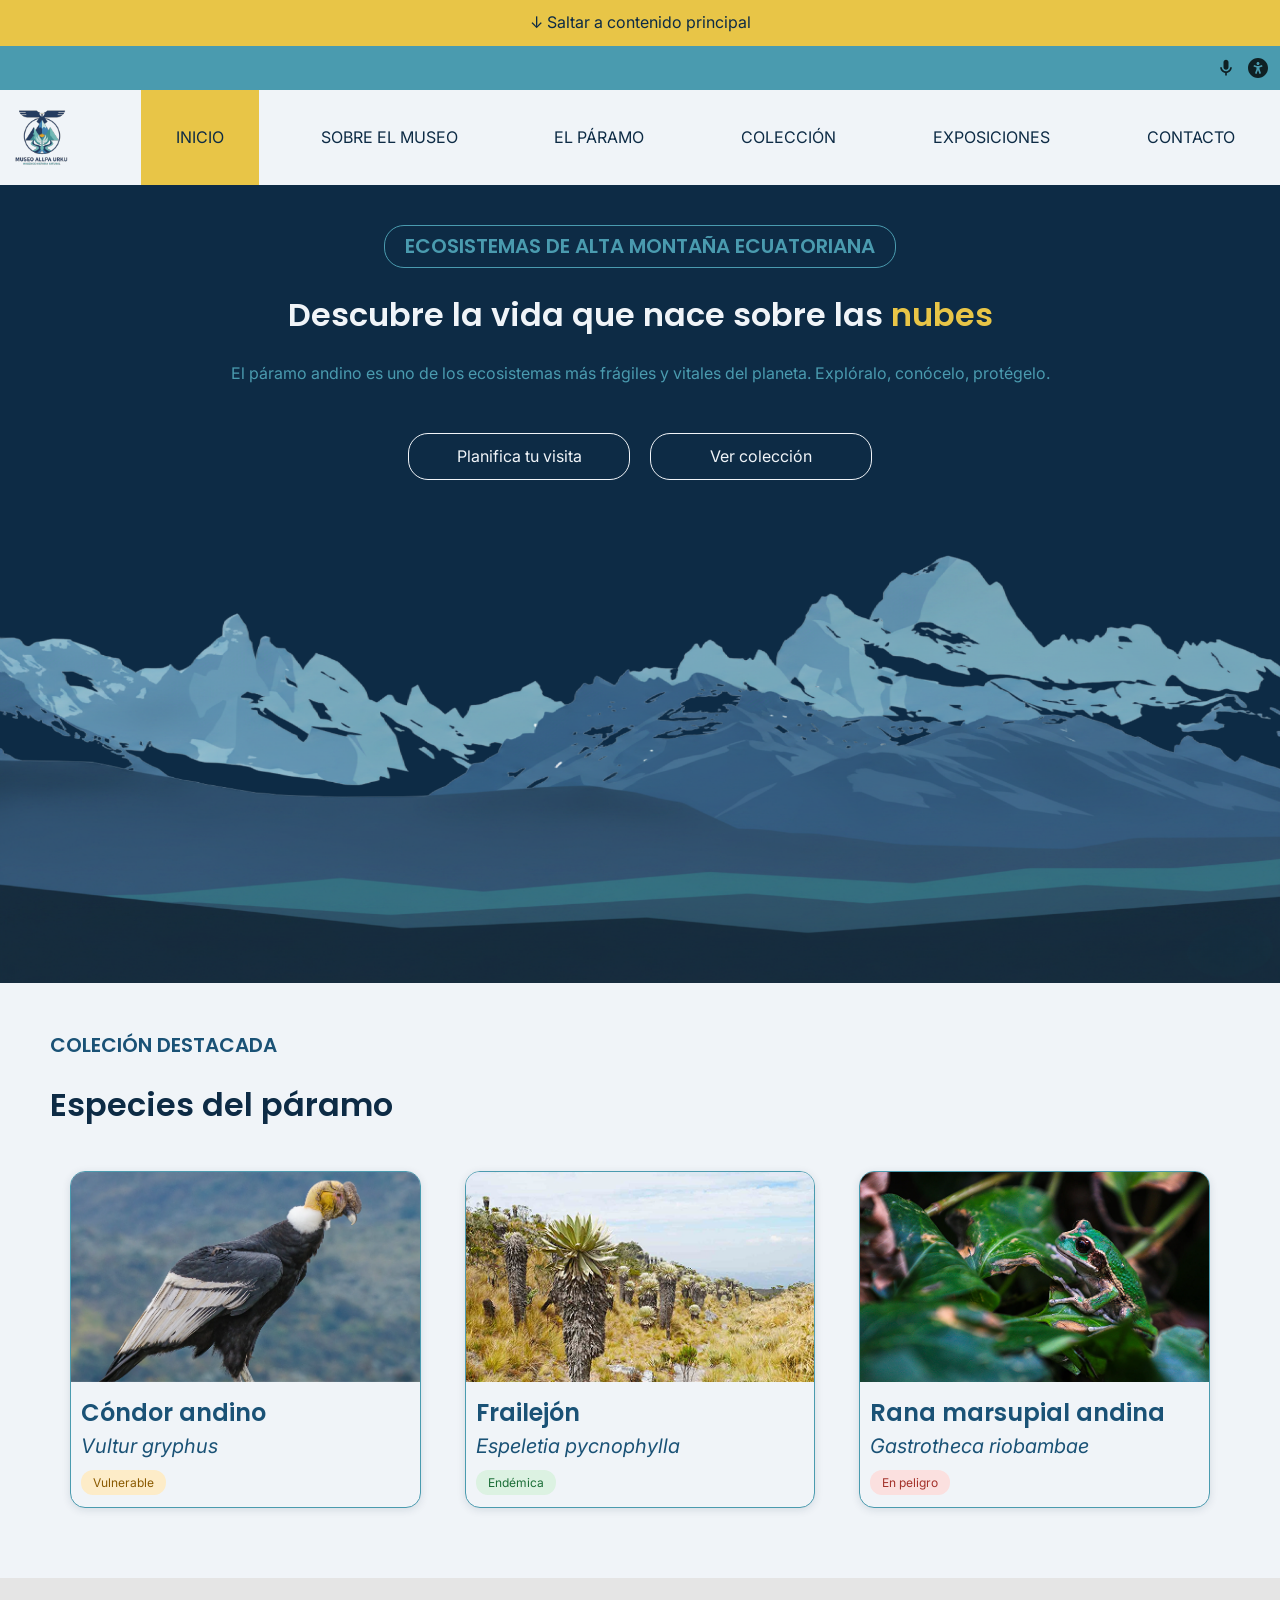
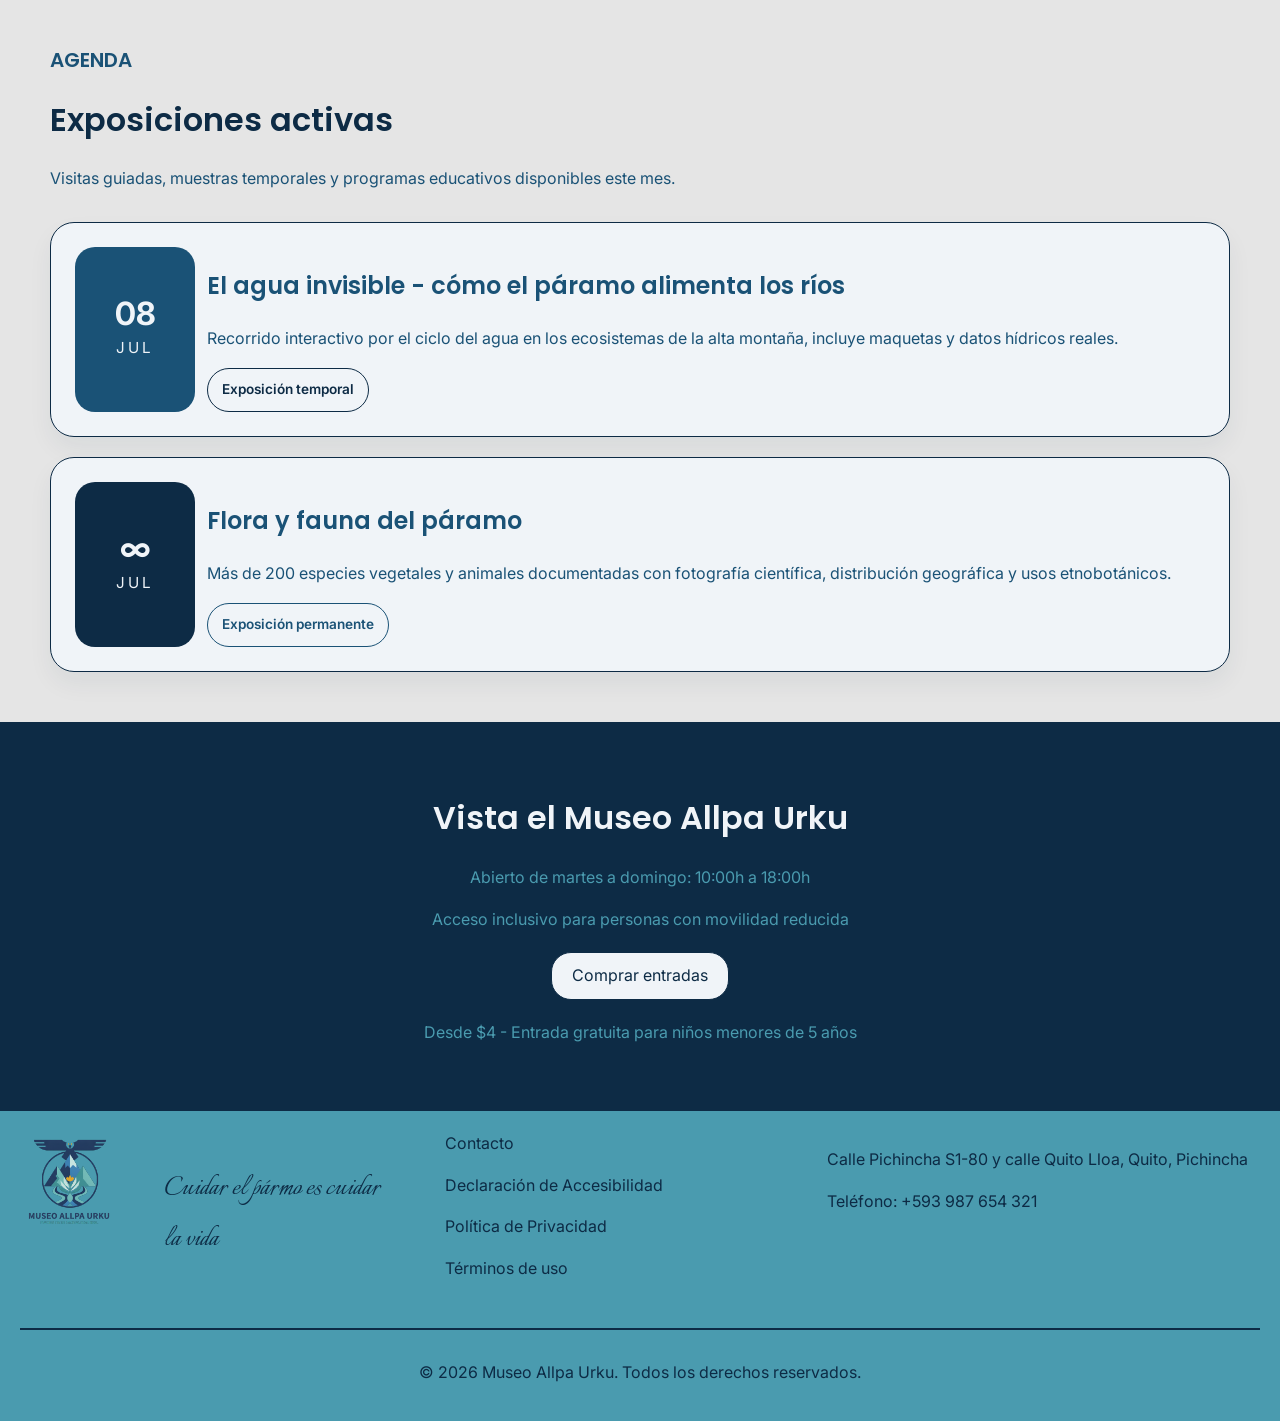
<file: index.html>
<!DOCTYPE html>
<html lang="es">

<head>
    <meta charset="UTF-8">
    <meta name="viewport" content="width=device-width, initial-scale=1.0">
    <title>Exposiciones | Museo Allpa Urku</title>

    <link rel="preconnect" href="https://fonts.googleapis.com">
    <link rel="preconnect" href="https://fonts.gstatic.com" crossorigin>
    <link href="https://fonts.googleapis.com/css2?family=Inter:wght@400;600&family=Poppins:wght@600;700&family=Italianno&display=swap"
        rel="stylesheet">

    <link rel="stylesheet" href="css/estilos.css">
    <link rel="stylesheet" href="css/accesibilidad.css">
    <script>
        (function () {
            try {
                var p = JSON.parse(localStorage.getItem('accesibilidad-preferencias') || '{}');
                var c = document.documentElement.classList;
                if (p.texto === 'grande') c.add('accesibilidad-texto-grande');
                if (p.texto === 'mas-grande') c.add('accesibilidad-texto-mas-grande');
                if (p.contraste) c.add('accesibilidad-alto-contraste');
                if (p.espaciado) c.add('accesibilidad-espaciado-lectura');
                if (p.movimiento) c.add('accesibilidad-movimiento-reducido');
            } catch (e) { }
        })();
    </script>
</head>

<body>
    <header>
        <section class="skip-link">
            <a href="#main"> ↓ Saltar a contenido principal</a>
        </section>
        <section class="header-icons">
            <button type="button" id="botonAsistenteVoz" aria-pressed="false">
                <img src="/recursos/icons/microphone.svg" alt="" aria-hidden="true">
                <span class="oculto" id="etiquetaAsistenteVoz">Leer página en voz alta</span>
            </button>
            <button type="button" id="botonAccesibilidad" aria-haspopup="dialog">
                <img src="/recursos/icons/icon_accesibilidad.svg" alt="Opciones de accesibilidad">
            </button>
            <!-- Aquí especificar idioma -->
        </section>

    </header>

    <dialog id="panelAccesibilidad" aria-labelledby="tituloPanelAccesibilidad">
        <div class="accesibilidad-panel-cuerpo">
            <h2 id="tituloPanelAccesibilidad">Opciones de accesibilidad</h2>

            <fieldset class="accesibilidad-grupo">
                <legend class="accesibilidad-etiqueta">Tamaño de texto</legend>
                <div class="accesibilidad-botones-texto">
                    <button type="button" data-texto="normal" aria-pressed="true">A</button>
                    <button type="button" data-texto="grande" aria-pressed="false">A+</button>
                    <button type="button" data-texto="mas-grande" aria-pressed="false">A++</button>
                </div>
            </fieldset>

            <div class="accesibilidad-grupo">
                <label class="accesibilidad-switch">
                    <input type="checkbox" id="toggleContraste">
                    Alto contraste
                </label>
            </div>

            <div class="accesibilidad-grupo">
                <label class="accesibilidad-switch">
                    <input type="checkbox" id="toggleEspaciado">
                    Espaciado de lectura amplio
                </label>
            </div>

            <div class="accesibilidad-grupo">
                <label class="accesibilidad-switch">
                    <input type="checkbox" id="toggleMovimiento">
                    Reducir animaciones
                </label>
            </div>

            <div class="accesibilidad-panel-acciones">
                <button type="button" id="botonRestablecerAccesibilidad">Restablecer</button>
                <button type="button" id="botonCerrarAccesibilidad">Cerrar</button>
            </div>
        </div>
    </dialog>

    <nav class="nav-menu">
        <img src="/recursos/logo-museo.svg" alt="Logo del Museo Allpa Urku" class="logo">
        <a href="index.html" aria-current="page">Inicio</a>
        <a href="nosotros.html">Sobre el museo</a>
        <a href="paramo.html">El Páramo</a>
        <a href="colecciones.html">Colección</a>
        <a href="exposiciones.html">Exposiciones</a>
        <a href="contacto.html">Contacto</a>
    </nav>

    <main id="main">
        <section class="contenedor-inicial">
            <p class="kicker">ECOSISTEMAS DE ALTA MONTAÑA ECUATORIANA</p>
            <h1>Descubre la vida que nace sobre las <span class="acento">nubes</span></h1>
            <p class="subtitulo">El páramo andino es uno de los ecosistemas más frágiles y vitales del planeta. Explóralo, conócelo, protégelo.</p>
            <div class="tarjetas-inicio">
                <a href="exposiciones.html">Planifica tu visita</a>
                <a href="colecciones.html">Ver colección</a>
            </div>

            <img src="recursos/montanas_img.png" alt="Imagen decorativa de montañas">

        </section>


        <article class="contenedor-coleccion">
            <p class="kicker">COLECIÓN DESTACADA</p>
            <h2>Especies del páramo</h2>

            <div class="coleccion-cards">
                <section class="card-especie">
                    <img src="recursos/inicio/CondorAndino.png" alt="Foto Cóndor andino">
                    <h3>Cóndor andino</h3>
                    <p class="cientifico">Vultur gryphus</p>
                    <span class="badge-estado">Vulnerable</span>
                </section>

                <section class="card-especie">
                    <img src="recursos/inicio/Frailejon.png" alt="Foto Frailejón">
                    <h3>Frailejón</h3>
                    <p class="cientifico">Espeletia pycnophylla</p>
                    <span class="badge-estado endemica">Endémica</span>
                </section>

                <section class="card-especie">
                    <img src="recursos/inicio/RanaMarsupialAndina.png" alt="Foto Rana marsupial andina">
                    <h3>Rana marsupial andina</h3>
                    <p class="cientifico">Gastrotheca riobambae</p>
                    <span class="badge-estado en-peligro">En peligro</span>
                </section>

            </div>
        </article>


        <article class="contenedor-agenda">
            <header class="agenda-header">
                <p class="kicker">AGENDA</p>
                <h2>Exposiciones activas</h2>
                <p class="agenda-intro">Visitas guiadas, muestras temporales y programas educativos disponibles este mes.</p>
            </header>

            <div class="agenda-grid">
                <section class="agenda-lista">
                    <article class="agenda-evento">
                        <div class="fecha-evento">
                            <time datetime="2026-07-08"><strong>08</strong><span>JUL</span></time>
                        </div>
                        <div class="evento-contenido">
                            <h3>El agua invisible - cómo el páramo alimenta los ríos</h3>
                            <p>Recorrido interactivo por el ciclo del agua en los ecosistemas de la alta montaña, incluye maquetas y datos hídricos reales.</p>
                            <span class="etiqueta etiqueta-temporal">Exposición temporal</span>
                        </div>
                    </article>

                    <article class="agenda-evento">
                        <div class="fecha-evento fecha-infinita">
                            <time datetime="2026-07-01"><strong>∞</strong><span>JUL</span></time>
                        </div>
                        <div class="evento-contenido">
                            <h3>Flora y fauna del páramo</h3>
                            <p>Más de 200 especies vegetales y animales documentadas con fotografía científica, distribución geográfica y usos etnobotánicos.</p>
                            <span class="etiqueta etiqueta-permanente">Exposición permanente</span>
                        </div>
                    </article>
                </section>
            </div>
        </article>

        <article class="contenedor-visitas">
            <h2>Vista el Museo Allpa Urku</h2>

            <p class="subtitulo">Abierto de martes a domingo: 10:00h a 18:00h</p>

            <p class="subtitulo">Acceso inclusivo para personas con movilidad reducida</p>

            <a href="exposiciones.html#panel-comprar">Comprar entradas</a>

            <p class="subtitulo">Desde $4 - Entrada gratuita para niños menores de 5 años</p>
        </article>

    </main>

    <footer class="footer">

        <section class="footer-cont">
            <img src="/recursos/logo-museo.svg" alt="Logo del Museo Allpa Urku" class="logo-footer">
            <p class="eslogan">Cuidar el pármo es cuidar la vida</p>

            <section class="footer-links">
                <a href="contacto.html">Contacto</a>
                <a href="declaracion-acc.html">Declaración de Accesibilidad</a>
                <a href="politica-privacidad.html">Política de Privacidad</a>
                <a href="terminos-uso.html">Términos de uso</a>
            </section>
            <section class="footer-direccion">
                <p>

                    Calle Pichincha S1-80 y calle Quito Lloa, Quito, Pichincha
                </p>
                <p>
                    Teléfono: +593 987 654 321
                </p>

            </section>
        </section>
        <hr>
        <p>© 2026 Museo Allpa Urku. Todos los derechos reservados.</p>
    </footer>

    <script>
        const monthNames = ['Enero', 'Febrero', 'Marzo', 'Abril', 'Mayo', 'Junio', 'Julio', 'Agosto', 'Septiembre', 'Octubre', 'Noviembre', 'Diciembre'];
        const today = new Date();
        const mesNombre = document.querySelector('.mes-nombre');
        const mesAno = document.querySelector('.mes-ano');
        const diasGrid = document.querySelector('.calendario-dias');

        if (mesNombre && mesAno && diasGrid) {
            mesNombre.textContent = monthNames[today.getMonth()];
            mesAno.textContent = today.getFullYear();

            const firstDay = new Date(today.getFullYear(), today.getMonth(), 1).getDay();
            const daysInMonth = new Date(today.getFullYear(), today.getMonth() + 1, 0).getDate();
            const offset = (firstDay + 6) % 7; // Ajusta para iniciar el lunes

            for (let i = 0; i < offset; i++) {
                const placeholder = document.createElement('span');
                placeholder.className = 'dia vacio';
                diasGrid.appendChild(placeholder);
            }

            for (let day = 1; day <= daysInMonth; day++) {
                const dia = document.createElement('span');
                dia.className = 'dia';
                dia.textContent = day;
                if (day === today.getDate()) {
                    dia.classList.add('hoy');
                    dia.setAttribute('aria-current', 'date');
                }
                diasGrid.appendChild(dia);
            }
        }
    </script>
    <script src="scripts/accesibilidad.js"></script>
    <script src="scripts/asistenteVoz.js"></script>
</body>

</html>
</file>
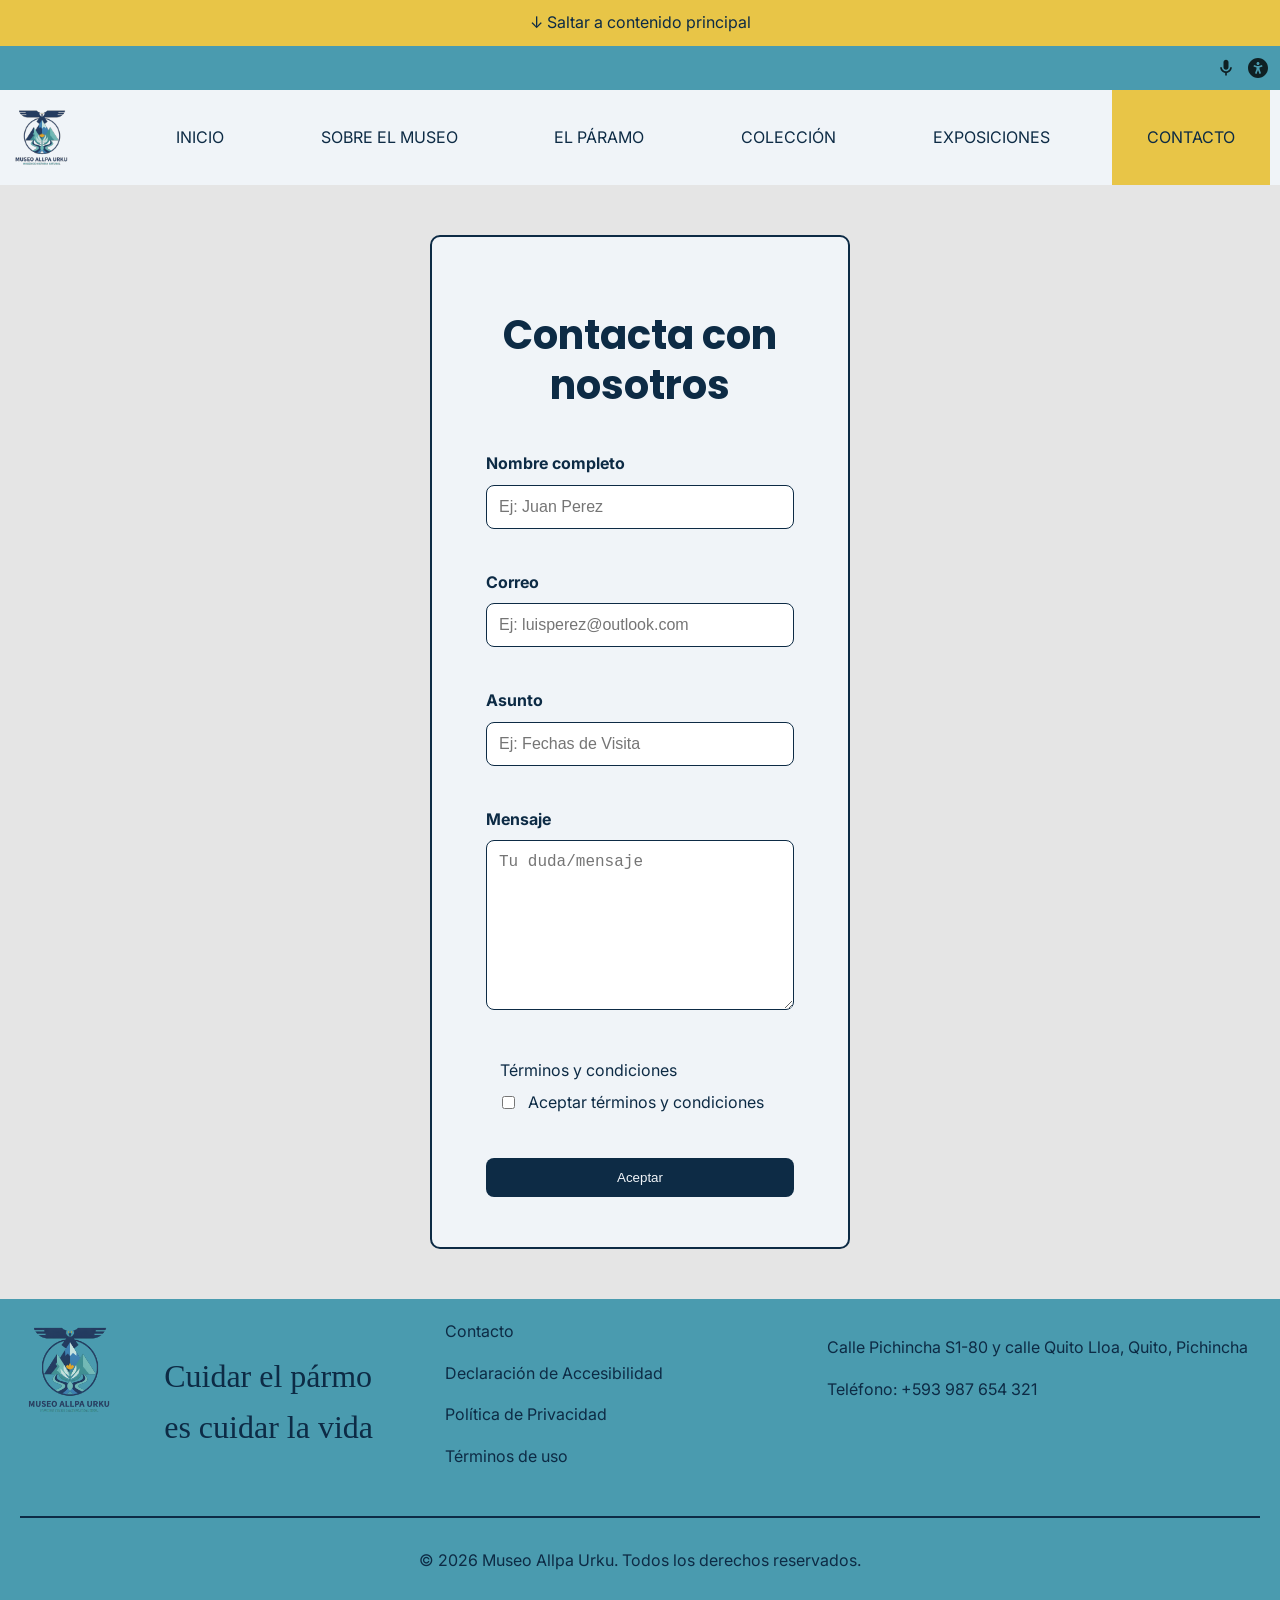
<file: contacto.html>
<!DOCTYPE html>
<html lang="es">

<head>
    <meta charset="UTF-8">
    <meta name="viewport" content="width=device-width, initial-scale=1.0">
    <title>Contacto| Museo Allpa Urku</title>

    <link rel="preconnect" href="https://fonts.googleapis.com">
    <link rel="preconnect" href="https://fonts.gstatic.com" crossorigin>
    <link href="https://fonts.googleapis.com/css2?family=Inter:wght@400;600&family=Poppins:wght@600;700&display=swap"
        rel="stylesheet">

    <link rel="stylesheet" href="css/estilos.css">
    <link rel="stylesheet" href="css/accesibilidad.css">
    <script>
        (function () {
            try {
                var p = JSON.parse(localStorage.getItem('accesibilidad-preferencias') || '{}');
                var c = document.documentElement.classList;
                if (p.texto === 'grande') c.add('accesibilidad-texto-grande');
                if (p.texto === 'mas-grande') c.add('accesibilidad-texto-mas-grande');
                if (p.contraste) c.add('accesibilidad-alto-contraste');
                if (p.espaciado) c.add('accesibilidad-espaciado-lectura');
                if (p.movimiento) c.add('accesibilidad-movimiento-reducido');
            } catch (e) { }
        })();
    </script>
</head>

<body>
    <header>
        <section class="skip-link">
            <a href="#main"> ↓ Saltar a contenido principal</a>
        </section>
        <section class="header-icons">
            <button type="button" id="botonAsistenteVoz" aria-pressed="false">
                <img src="/recursos/icons/microphone.svg" alt="" aria-hidden="true">
                <span class="oculto" id="etiquetaAsistenteVoz">Leer página en voz alta</span>
            </button>
            <button type="button" id="botonAccesibilidad" aria-haspopup="dialog">
                <img src="/recursos/icons/icon_accesibilidad.svg" alt="Opciones de accesibilidad">
            </button>
            <!-- Aquí especificar idioma -->
        </section>

    </header>

    <dialog id="panelAccesibilidad" aria-labelledby="tituloPanelAccesibilidad">
        <div class="accesibilidad-panel-cuerpo">
            <h2 id="tituloPanelAccesibilidad">Opciones de accesibilidad</h2>

            <fieldset class="accesibilidad-grupo">
                <legend class="accesibilidad-etiqueta">Tamaño de texto</legend>
                <div class="accesibilidad-botones-texto">
                    <button type="button" data-texto="normal" aria-pressed="true">A</button>
                    <button type="button" data-texto="grande" aria-pressed="false">A+</button>
                    <button type="button" data-texto="mas-grande" aria-pressed="false">A++</button>
                </div>
            </fieldset>

            <div class="accesibilidad-grupo">
                <label class="accesibilidad-switch">
                    <input type="checkbox" id="toggleContraste">
                    Alto contraste
                </label>
            </div>

            <div class="accesibilidad-grupo">
                <label class="accesibilidad-switch">
                    <input type="checkbox" id="toggleEspaciado">
                    Espaciado de lectura amplio
                </label>
            </div>

            <div class="accesibilidad-grupo">
                <label class="accesibilidad-switch">
                    <input type="checkbox" id="toggleMovimiento">
                    Reducir animaciones
                </label>
            </div>

            <div class="accesibilidad-panel-acciones">
                <button type="button" id="botonRestablecerAccesibilidad">Restablecer</button>
                <button type="button" id="botonCerrarAccesibilidad">Cerrar</button>
            </div>
        </div>
    </dialog>

    <nav class="nav-menu">
        <img src="/recursos/logo-museo.svg" alt="Logo del Museo Allpa Urku" class="logo">
        <a href="index.html">Inicio</a>
        <a href="nosotros.html">Sobre el museo</a>
        <a href="paramo.html">El Páramo</a>
        <a href="colecciones.html">Colección</a>
        <a href="exposiciones.html">Exposiciones</a>
        <a href="contacto.html" aria-current="page">Contacto</a>
    </nav>

    <main class="contenedor-contacto" id="main">
        <section class="contacto" aria-labelledby="titulo-contacto">

            <h1 id="titulo-contacto">
                Contacta con nosotros
            </h1>

            <form id="formContacto" novalidate>

                <fieldset>

                    <legend class="oculto">
                        Formulario de contacto
                    </legend>

                    <!-- Nombre -->

                    <div class="grupo">

                        <label for="nombre">
                            Nombre completo
                        </label>

                        <input type="text" id="nombre" name="nombre" placeholder="Ej: Juan Perez" required minlength="5"
                            autocomplete="name" aria-describedby="errorNombre">

                        <small id="errorNombre" class="error" aria-live="polite">
                        </small>

                    </div>

                    <!-- Correo -->

                    <div class="grupo">

                        <label for="correo">
                            Correo
                        </label>

                        <input type="email" id="correo" name="correo" placeholder="Ej: luisperez@outlook.com" required
                            autocomplete="email" aria-describedby="errorCorreo">

                        <small id="errorCorreo" class="error" aria-live="polite">
                        </small>

                    </div>

                    <!-- Asunto -->

                    <div class="grupo">

                        <label for="asunto">
                            Asunto
                        </label>

                        <input type="text" id="asunto" name="asunto" placeholder="Ej: Fechas de Visita" required minlength="5"
                            aria-describedby="errorAsunto">

                        <small id="errorAsunto" class="error" aria-live="polite">
                        </small>

                    </div>

                    <!-- Mensaje -->

                    <div class="grupo">

                        <label for="mensaje">
                            Mensaje
                        </label>

                        <textarea id="mensaje" name="mensaje" rows="8" placeholder="Tu duda/mensaje" required minlength="20"
                            aria-describedby="errorMensaje"></textarea>

                        <small id="errorMensaje" class="error" aria-live="polite">
                        </small>

                    </div>

                    <!-- Términos -->

                    <fieldset class="terminos">

                        <legend>
                            Términos y condiciones
                        </legend>

                        <label class="check">

                            <input type="checkbox" id="terminos" required aria-describedby="errorTerminos">

                            Aceptar términos y condiciones

                        </label>

                        <small id="errorTerminos" class="error" aria-live="polite">
                        </small>

                    </fieldset>

                    <button type="submit">
                        Aceptar
                    </button>

                </fieldset>

            </form>

        </section>


    </main>


    <footer class="footer">

        <section class="footer-cont">
            <img src="/recursos/logo-museo.svg" alt="Logo del Museo Allpa Urku" class="logo-footer">
            <p class="eslogan">Cuidar el pármo es cuidar la vida</p>

            <section class="footer-links">
                <a href="contacto.html">Contacto</a>
                <a href="declaracion-acc.html">Declaración de Accesibilidad</a>
                <a href="politica-privacidad.html">Política de Privacidad</a>
                <a href="terminos-uso.html">Términos de uso</a>
            </section>
            <section class="footer-direccion">
                <p>

                    Calle Pichincha S1-80 y calle Quito Lloa, Quito, Pichincha
                </p>
                <p>
                    Teléfono: +593 987 654 321
                </p>

            </section>
        </section>
        <hr>
        <p>© 2026 Museo Allpa Urku. Todos los derechos reservados.</p>
    </footer>

    <script src="scripts/validacionAutomatica.js"></script>
    <script src="scripts/accesibilidad.js"></script>
    <script src="scripts/asistenteVoz.js"></script>
</body>

</html>
</file>
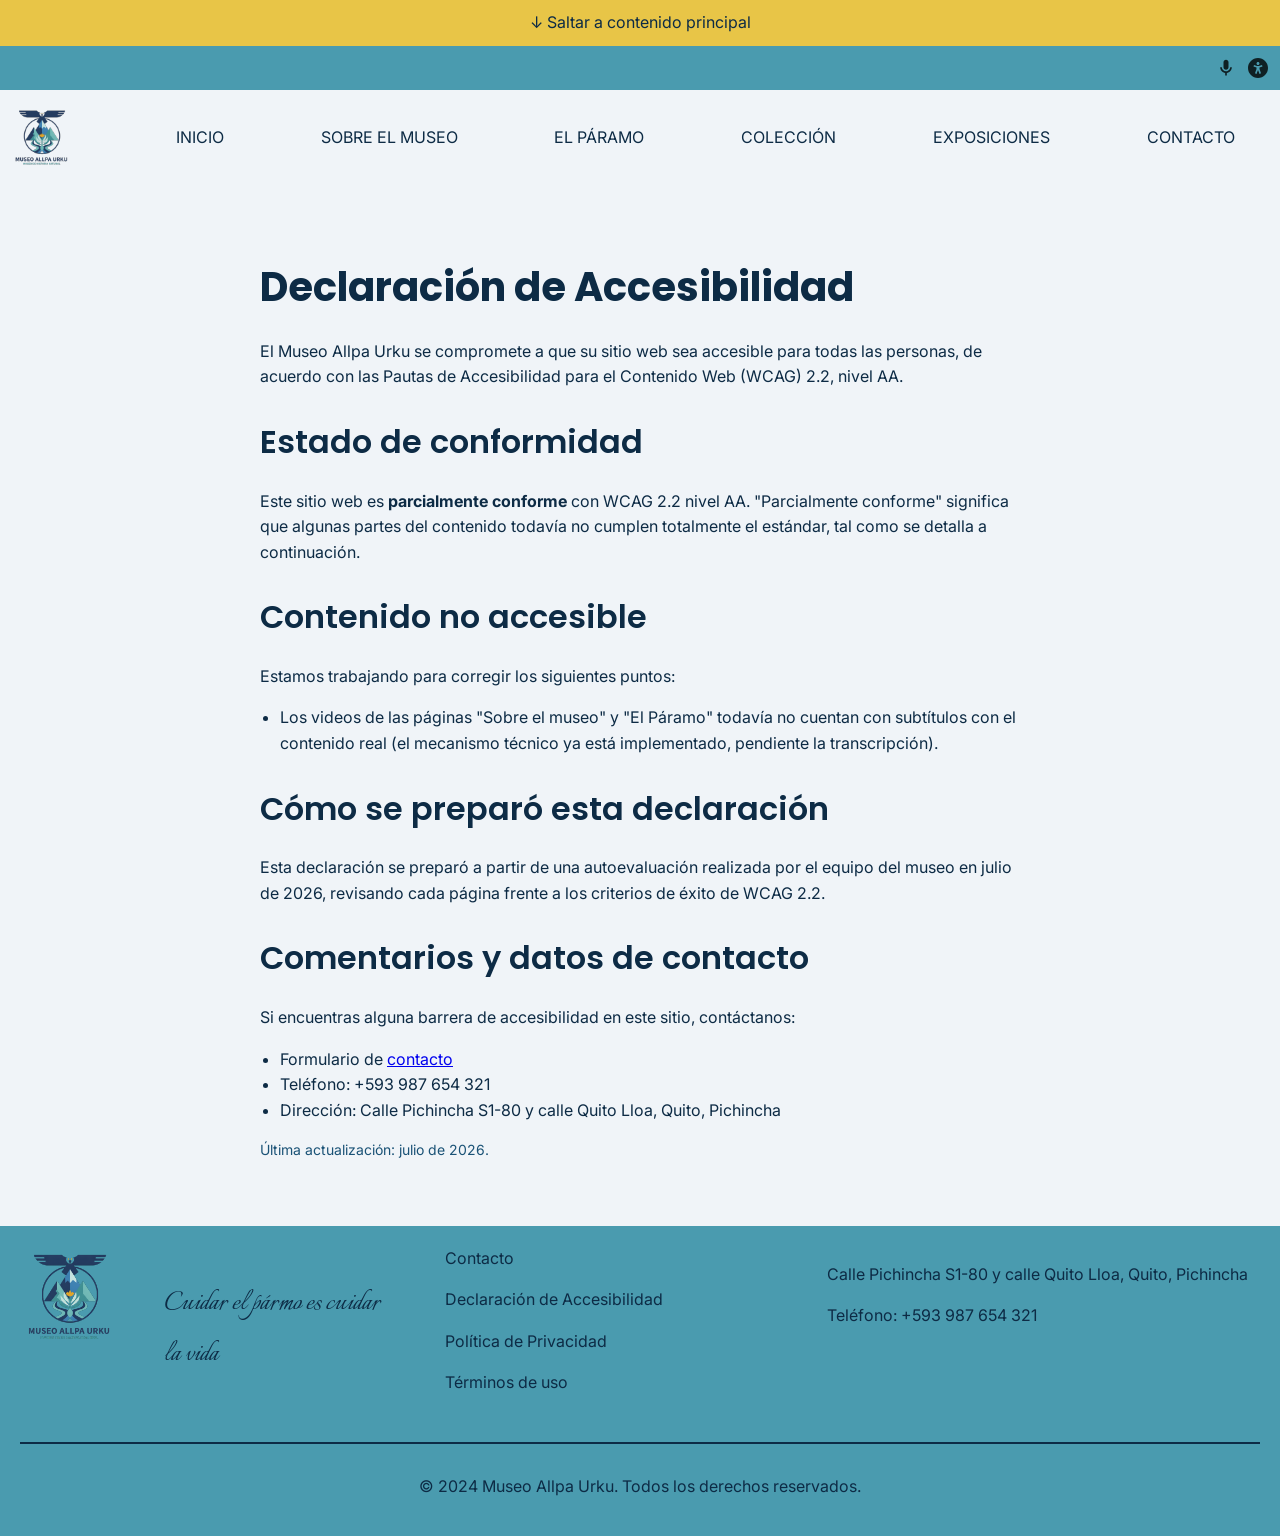
<file: declaracion-acc.html>
<!DOCTYPE html>
<html lang="es">
<head>
    <meta charset="UTF-8">
    <meta name="viewport" content="width=device-width, initial-scale=1.0">
    <title>Declaración de Accesibilidad | Museo Allpa Urku</title>

    <link rel="preconnect" href="https://fonts.googleapis.com">
    <link rel="preconnect" href="https://fonts.gstatic.com" crossorigin>
    <link href="https://fonts.googleapis.com/css2?family=Inter:wght@400;600&family=Poppins:wght@600;700&family=Italianno&display=swap" rel="stylesheet">

    <link rel="stylesheet" href="css/estilos.css">
    <link rel="stylesheet" href="css/accesibilidad.css">
    <script>
        (function () {
            try {
                var p = JSON.parse(localStorage.getItem('accesibilidad-preferencias') || '{}');
                var c = document.documentElement.classList;
                if (p.texto === 'grande') c.add('accesibilidad-texto-grande');
                if (p.texto === 'mas-grande') c.add('accesibilidad-texto-mas-grande');
                if (p.contraste) c.add('accesibilidad-alto-contraste');
                if (p.espaciado) c.add('accesibilidad-espaciado-lectura');
                if (p.movimiento) c.add('accesibilidad-movimiento-reducido');
            } catch (e) { }
        })();
    </script>
</head>
<body>
    <header>
        <section class="skip-link">
            <a href="#main"> ↓ Saltar a contenido principal</a>
        </section>
        <section class="header-icons">
            <button type="button" id="botonAsistenteVoz" aria-pressed="false">
                <img src="/recursos/icons/microphone.svg" alt="" aria-hidden="true">
                <span class="oculto" id="etiquetaAsistenteVoz">Leer página en voz alta</span>
            </button>
            <button type="button" id="botonAccesibilidad" aria-haspopup="dialog">
                <img src="/recursos/icons/icon_accesibilidad.svg" alt="Opciones de accesibilidad">
            </button>
        </section>
    </header>

    <dialog id="panelAccesibilidad" aria-labelledby="tituloPanelAccesibilidad">
        <div class="accesibilidad-panel-cuerpo">
            <h2 id="tituloPanelAccesibilidad">Opciones de accesibilidad</h2>

            <fieldset class="accesibilidad-grupo">
                <legend class="accesibilidad-etiqueta">Tamaño de texto</legend>
                <div class="accesibilidad-botones-texto">
                    <button type="button" data-texto="normal" aria-pressed="true">A</button>
                    <button type="button" data-texto="grande" aria-pressed="false">A+</button>
                    <button type="button" data-texto="mas-grande" aria-pressed="false">A++</button>
                </div>
            </fieldset>

            <div class="accesibilidad-grupo">
                <label class="accesibilidad-switch">
                    <input type="checkbox" id="toggleContraste">
                    Alto contraste
                </label>
            </div>

            <div class="accesibilidad-grupo">
                <label class="accesibilidad-switch">
                    <input type="checkbox" id="toggleEspaciado">
                    Espaciado de lectura amplio
                </label>
            </div>

            <div class="accesibilidad-grupo">
                <label class="accesibilidad-switch">
                    <input type="checkbox" id="toggleMovimiento">
                    Reducir animaciones
                </label>
            </div>

            <div class="accesibilidad-panel-acciones">
                <button type="button" id="botonRestablecerAccesibilidad">Restablecer</button>
                <button type="button" id="botonCerrarAccesibilidad">Cerrar</button>
            </div>
        </div>
    </dialog>

    <nav class="nav-menu">
        <img src="/recursos/logo-museo.svg" alt="Logo del Museo Allpa Urku" class="logo">
        <a href="index.html">Inicio</a>
        <a href="nosotros.html">Sobre el museo</a>
        <a href="paramo.html">El Páramo</a>
        <a href="colecciones.html">Colección</a>
        <a href="exposiciones.html">Exposiciones</a>
        <a href="contacto.html">Contacto</a>
    </nav>

    <main id="main" class="contenedor-declaracion">
        <h1>Declaración de Accesibilidad</h1>

        <p>El Museo Allpa Urku se compromete a que su sitio web sea accesible para todas las personas,
            de acuerdo con las Pautas de Accesibilidad para el Contenido Web (WCAG) 2.2, nivel AA.</p>

        <h2>Estado de conformidad</h2>
        <p>Este sitio web es <strong>parcialmente conforme</strong> con WCAG 2.2 nivel AA. "Parcialmente
            conforme" significa que algunas partes del contenido todavía no cumplen totalmente el
            estándar, tal como se detalla a continuación.</p>

        <h2>Contenido no accesible</h2>
        <p>Estamos trabajando para corregir los siguientes puntos:</p>
        <ul>
            <li>Los videos de las páginas "Sobre el museo" y "El Páramo" todavía no cuentan con
                subtítulos con el contenido real (el mecanismo técnico ya está implementado, pendiente
                la transcripción).</li>
        </ul>

        <h2>Cómo se preparó esta declaración</h2>
        <p>Esta declaración se preparó a partir de una autoevaluación realizada por el equipo del museo
            en julio de 2026, revisando cada página frente a los criterios de éxito de WCAG 2.2.</p>

        <h2>Comentarios y datos de contacto</h2>
        <p>Si encuentras alguna barrera de accesibilidad en este sitio, contáctanos:</p>
        <ul>
            <li>Formulario de <a href="contacto.html">contacto</a></li>
            <li>Teléfono: +593 987 654 321</li>
            <li>Dirección: Calle Pichincha S1-80 y calle Quito Lloa, Quito, Pichincha</li>
        </ul>

        <p class="texto-secundario">Última actualización: julio de 2026.</p>
    </main>

    <footer class="footer">
        <section class="footer-cont">
            <img src="/recursos/logo-museo.svg" alt="Logo del Museo Allpa Urku" class="logo-footer">
            <p class="eslogan">Cuidar el pármo es cuidar la vida</p>

            <section class="footer-links">
                <a href="contacto.html">Contacto</a>
                <a href="declaracion-acc.html">Declaración de Accesibilidad</a>
                <a href="politica-privacidad.html">Política de Privacidad</a>
                <a href="terminos-uso.html">Términos de uso</a>
            </section>
            <section class="footer-direccion">
                <p>
                    Calle Pichincha S1-80 y calle Quito Lloa, Quito, Pichincha
                </p>
                <p>
                    Teléfono: +593 987 654 321
                </p>
            </section>
        </section>
        <hr>
        <p>© 2024 Museo Allpa Urku. Todos los derechos reservados.</p>
    </footer>
    <script src="scripts/accesibilidad.js"></script>
    <script src="scripts/asistenteVoz.js"></script>
</body>
</html>
</file>
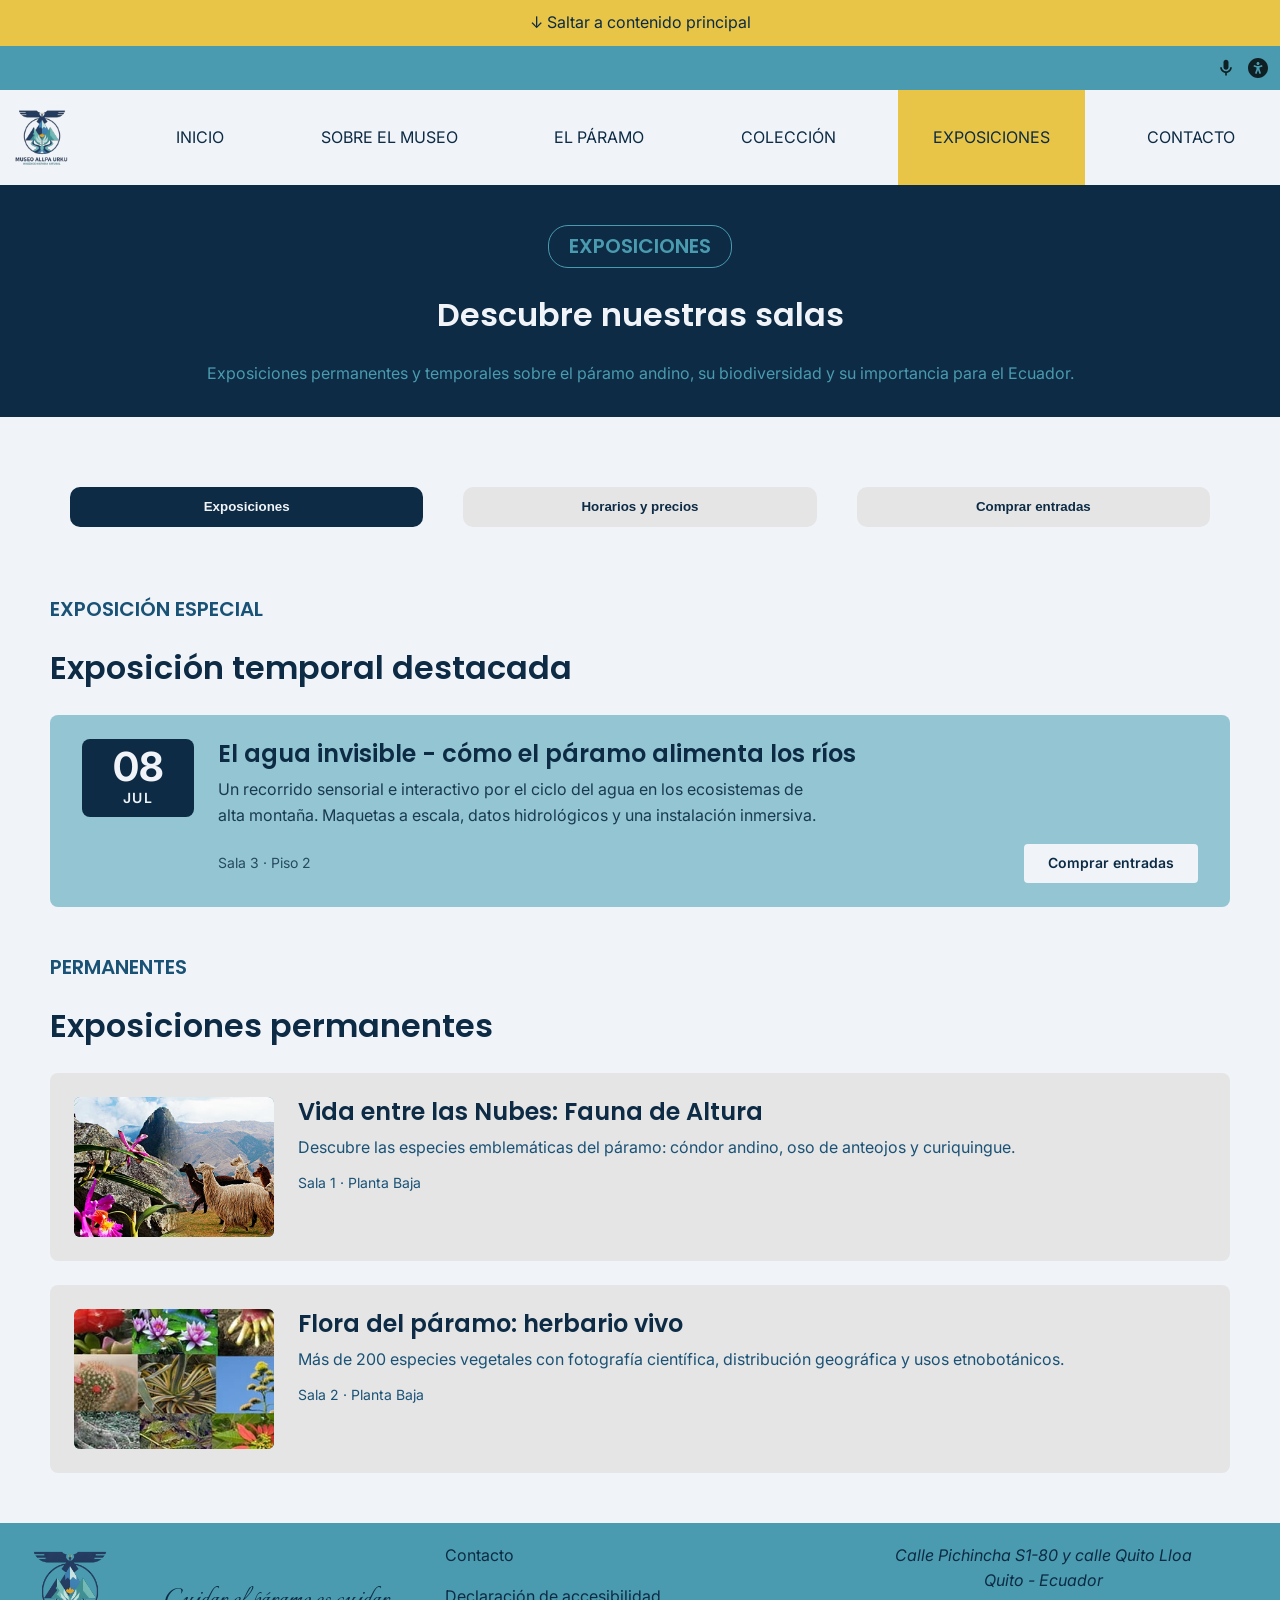
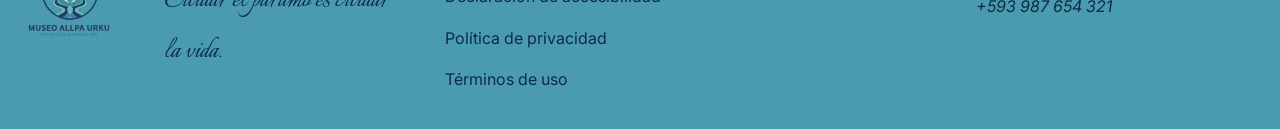
<file: exposiciones.html>
<!DOCTYPE html>
<html lang="es">

<head>

    <meta charset="UTF-8">
    <meta name="viewport" content="width=device-width, initial-scale=1.0">

    <title>Exposiciones | Museo Allpa Urku</title>

    <link rel="preconnect" href="https://fonts.googleapis.com">

    <link rel="preconnect" href="https://fonts.gstatic.com" crossorigin>

    <link href="https://fonts.googleapis.com/css2?family=Inter:wght@400;600&family=Poppins:wght@600;700&family=Italianno&display=swap"
        rel="stylesheet">

    <link rel="stylesheet" href="css/estilos.css">
    <link rel="stylesheet" href="css/accesibilidad.css">
    <script>
        (function () {
            try {
                var p = JSON.parse(localStorage.getItem('accesibilidad-preferencias') || '{}');
                var c = document.documentElement.classList;
                if (p.texto === 'grande') c.add('accesibilidad-texto-grande');
                if (p.texto === 'mas-grande') c.add('accesibilidad-texto-mas-grande');
                if (p.contraste) c.add('accesibilidad-alto-contraste');
                if (p.espaciado) c.add('accesibilidad-espaciado-lectura');
                if (p.movimiento) c.add('accesibilidad-movimiento-reducido');
            } catch (e) { }
        })();
    </script>

</head>

<body>

    <header>

        <section class="skip-link">
            <a href="#main">
                ↓ Saltar a contenido principal
            </a>
        </section>

        <section class="header-icons">

            <button type="button" id="botonAsistenteVoz" aria-pressed="false">
                <img src="recursos/icons/microphone.svg" alt="" aria-hidden="true">
                <span class="oculto" id="etiquetaAsistenteVoz">Leer página en voz alta</span>
            </button>

            <button type="button" id="botonAccesibilidad" aria-haspopup="dialog">
                <img src="recursos/icons/icon_accesibilidad.svg" alt="Opciones de accesibilidad">
            </button>

        </section>

    </header>

    <dialog id="panelAccesibilidad" aria-labelledby="tituloPanelAccesibilidad">
        <div class="accesibilidad-panel-cuerpo">
            <h2 id="tituloPanelAccesibilidad">Opciones de accesibilidad</h2>

            <fieldset class="accesibilidad-grupo">
                <legend class="accesibilidad-etiqueta">Tamaño de texto</legend>
                <div class="accesibilidad-botones-texto">
                    <button type="button" data-texto="normal" aria-pressed="true">A</button>
                    <button type="button" data-texto="grande" aria-pressed="false">A+</button>
                    <button type="button" data-texto="mas-grande" aria-pressed="false">A++</button>
                </div>
            </fieldset>

            <div class="accesibilidad-grupo">
                <label class="accesibilidad-switch">
                    <input type="checkbox" id="toggleContraste">
                    Alto contraste
                </label>
            </div>

            <div class="accesibilidad-grupo">
                <label class="accesibilidad-switch">
                    <input type="checkbox" id="toggleEspaciado">
                    Espaciado de lectura amplio
                </label>
            </div>

            <div class="accesibilidad-grupo">
                <label class="accesibilidad-switch">
                    <input type="checkbox" id="toggleMovimiento">
                    Reducir animaciones
                </label>
            </div>

            <div class="accesibilidad-panel-acciones">
                <button type="button" id="botonRestablecerAccesibilidad">Restablecer</button>
                <button type="button" id="botonCerrarAccesibilidad">Cerrar</button>
            </div>
        </div>
    </dialog>


    <nav class="nav-menu">

        <img src="recursos/logo-museo.svg" alt="Logo del Museo Allpa Urku" class="logo">

        <a href="index.html">Inicio</a>
        <a href="nosotros.html">Sobre el museo</a>
        <a href="paramo.html">El Páramo</a>
        <a href="colecciones.html">Colección</a>
        <a href="exposiciones.html" aria-current="page">
            Exposiciones
        </a>
        <a href="contacto.html">Contacto</a>

    </nav>



    <main id="main">

        <section class="contenedor-inicial">
            <p class="kicker">EXPOSICIONES</p>
            <h1>Descubre nuestras salas</h1>
            <p class="subtitulo">Exposiciones permanentes y temporales sobre el páramo andino, su biodiversidad y su importancia para el
                Ecuador.</p>
        </section>

        <section class="contenedor-pestanas" role="tablist">

                <button id="tab-exposiciones" class="boton-pestaña active" role="tab" aria-selected="true"
                    aria-controls="panel-exposiciones">

                    Exposiciones

                </button>

                <button id="tab-horarios" class="boton-pestaña" role="tab" aria-selected="false"
                    aria-controls="panel-horarios">

                    Horarios y precios

                </button>

                <button id="tab-comprar" class="boton-pestaña" role="tab" aria-selected="false"
                    aria-controls="panel-comprar">

                    Comprar entradas

                </button>

        </section>


        <!-- PANEL 1 -->

        <section id="panel-exposiciones" class="tab-panel" role="tabpanel" aria-labelledby="tab-exposiciones">

            <header>

                <p class="kicker">EXPOSICIÓN ESPECIAL</p>

                <h2>Exposición temporal destacada</h2>

            </header>


            <article class="exposicion-destacada">

                <aside class="fecha">

                    <span>08</span>

                    <span>JUL</span>

                </aside>


                <section>

                    <h3>

                        El agua invisible - cómo el páramo alimenta los ríos

                    </h3>

                    <p>

                        Un recorrido sensorial e interactivo por el ciclo del agua
                        en los ecosistemas de alta montaña. Maquetas a escala,
                        datos hidrológicos y una instalación inmersiva.

                    </p>

                    <footer>

                        <small>Sala 3 · Piso 2</small>

                        <a href="exposiciones.html#panel-comprar">

                            Comprar entradas

                        </a>

                    </footer>

                </section>

            </article>



            <header>

                <p class="kicker">PERMANENTES</p>

                <h2>Exposiciones permanentes</h2>

            </header>


            <article class="tarjeta-exposicion">

                <img src="recursos/Paramo/biodiversidadEndemica.png" alt="Paisaje del páramo">

                <section>

                    <h3>

                        Vida entre las Nubes:
                        Fauna de Altura

                    </h3>

                    <p>

                        Descubre las especies emblemáticas del páramo:
                        cóndor andino, oso de anteojos y curiquingue.

                    </p>

                    <footer>

                        Sala 1 · Planta Baja

                    </footer>

                </section>

            </article>



            <article class="tarjeta-exposicion">

                <img src="recursos/Paramo/floraEspecializada.png" alt="Flora del páramo">

                <section>

                    <h3>

                        Flora del páramo:
                        herbario vivo

                    </h3>

                    <p>

                        Más de 200 especies vegetales con fotografía científica,
                        distribución geográfica y usos etnobotánicos.

                    </p>

                    <footer>

                        Sala 2 · Planta Baja

                    </footer>

                </section>

            </article>

        </section>




        <!-- ============================= -->
        <!-- PANEL 2 -->
        <!-- ============================= -->

        <section id="panel-horarios" class="tab-panel" role="tabpanel" aria-labelledby="tab-horarios" hidden>

            <header>

                <p class="kicker">PLANIFICA TU VISITA</p>

                <h2>Horarios</h2>

            </header>


            <section class="circulos">

                <article>

                    <h3>Martes a Viernes</h3>

                    <strong>09:00 - 17:00</strong>

                    <p>Último ingreso 16:00</p>

                </article>


                <article>

                    <h3>Sábados y Domingos</h3>

                    <strong>09:00 - 19:00</strong>

                    <p>Último ingreso 18:00</p>

                </article>


                <article>

                    <h3>Lunes</h3>

                    <strong>Cerrado</strong>

                    <p>Mantenimiento de colecciones</p>

                </article>

            </section>


            <header>

                <p class="kicker">PRECIOS</p>

                <h2>Tarifas de entrada</h2>

            </header>


            <section class="circulos">

                <article>

                    <h3>Adulto general</h3>

                    <strong>$6,00</strong>

                </article>


                <article>

                    <h3>Estudiantes</h3>

                    <strong>$4,00</strong>

                    <p>Carnet estudiantil</p>

                </article>


                <article>

                    <h3>Niños</h3>

                    <strong>$2,00</strong>

                    <p>5 - 12 años</p>

                </article>


                <article>

                    <h3>Menores de 5 años</h3>

                    <strong>GRATIS</strong>

                </article>


                <article>

                    <h3>Personas con discapacidad</h3>

                    <strong>GRATIS</strong>

                    <p>Carnet CONADIS</p>

                </article>

            </section>

        </section>




        <!-- ============================= -->
        <!-- PANEL 3 -->
        <!-- ============================= -->

        <section id="panel-comprar" class="tab-panel" role="tabpanel" aria-labelledby="tab-comprar" hidden>

            <header>

                <p class="kicker">TRANSACCIÓN</p>

                <h2>Compra tus entradas</h2>

            </header>


            <form>

                <fieldset>

                    <legend>

                        Reserva de entradas

                    </legend>


                    <label for="fecha">

                        Fecha de visita

                    </label>

                    <input id="fecha" type="date" required>


                    <label for="expo">

                        Exposición de interés

                    </label>

                    <select id="expo">

                        <option>Selecciona una exposición</option>

                        <option>El agua invisible</option>

                        <option>Vida entre las nubes</option>

                        <option>Flora del páramo</option>

                    </select>


                    <label for="adultos">

                        Adultos

                    </label>

                    <input id="adultos" type="number" min="0" value="0">


                    <label for="estudiantes">

                        Estudiantes

                    </label>

                    <input id="estudiantes" type="number" min="0" value="0">


                    <label for="ninos">

                        Niños

                    </label>

                    <input id="ninos" type="number" min="0" value="0">


                    <label for="gratis">

                        Entradas gratuitas

                    </label>

                    <input id="gratis" type="number" min="0" value="0">


                    <label for="nombre">

                        Nombre completo

                    </label>

                    <input id="nombre" type="text" required placeholder="Ej: Pedro Pérez">


                    <label for="correo">

                        Correo electrónico

                    </label>

                    <input id="correo" type="email" required placeholder="Ej: pedro2004@ejemplo.com">


                    <button type="submit">

                        Confirmar y pagar

                    </button>

                    <p class="oculto" role="status" aria-live="polite" id="estadoReserva"></p>

                </fieldset>

            </form>

        </section>

    </main>



    <footer class="footer">

        <section class="footer-cont">

            <img src="recursos/logo-museo.svg" alt="Logo Museo Allpa Urku" class="logo-footer">

            <p class="eslogan">

                Cuidar el páramo es cuidar la vida.

            </p>

            <nav class="footer-links">

                <a href="contacto.html">Contacto</a>

                <a href="declaracion-acc.html">Declaración de accesibilidad</a>

                <a href="politica-privacidad.html">Política de privacidad</a>

                <a href="terminos-uso.html">Términos de uso</a>

            </nav>

            <address>

                Calle Pichincha S1-80 y calle Quito Lloa

                <br>

                Quito - Ecuador

                <br>

                +593 987 654 321

            </address>

        </section>

    </footer>

    <script src="scripts/exposiciones.js"></script>
    <script src="scripts/validacionAutomaticaEntradas.js"></script>
    <script src="scripts/accesibilidad.js"></script>
    <script src="scripts/asistenteVoz.js"></script>

</body>

</html>
</file>
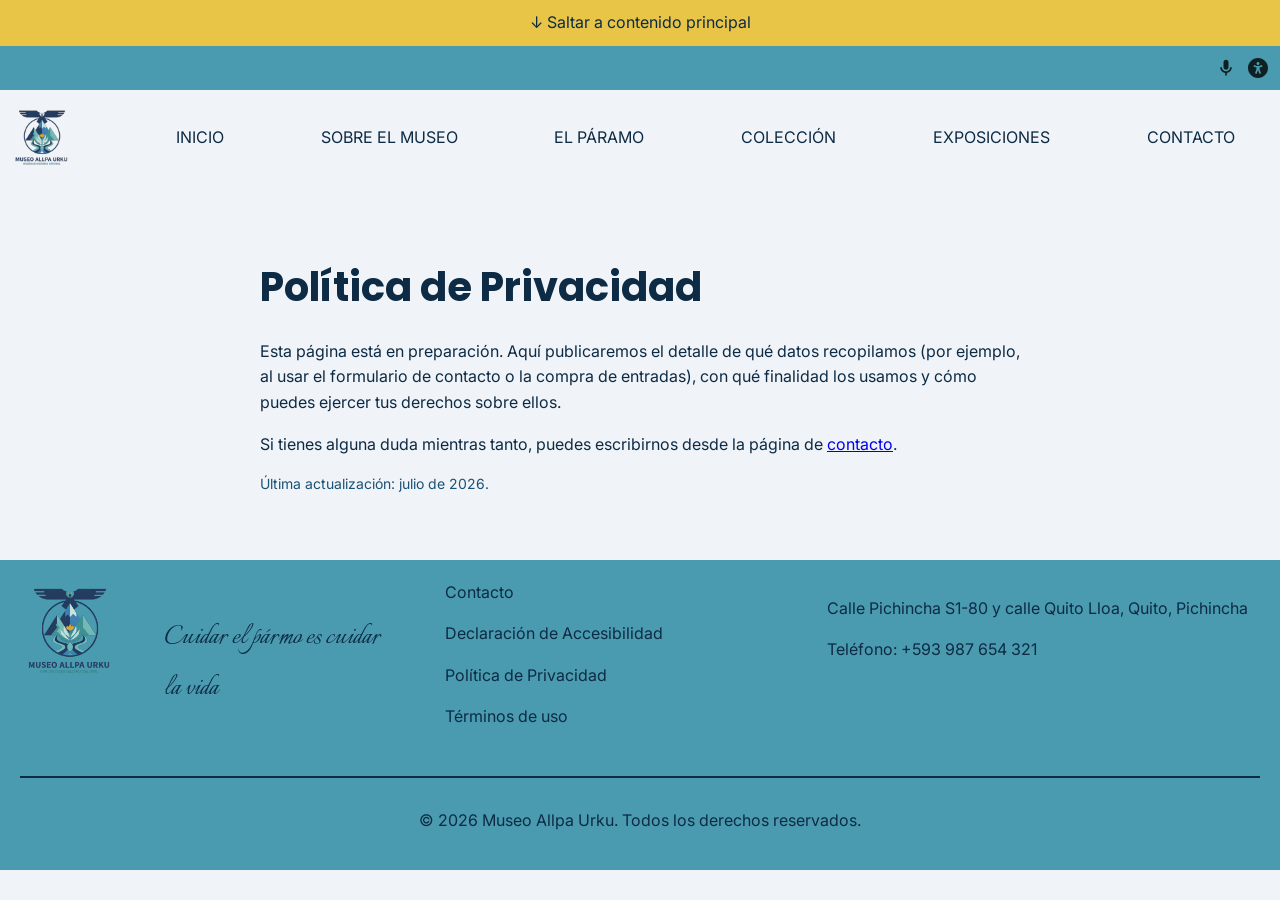
<file: politica-privacidad.html>
<!DOCTYPE html>
<html lang="es">
<head>
    <meta charset="UTF-8">
    <meta name="viewport" content="width=device-width, initial-scale=1.0">
    <title>Política de Privacidad | Museo Allpa Urku</title>

    <link rel="preconnect" href="https://fonts.googleapis.com">
    <link rel="preconnect" href="https://fonts.gstatic.com" crossorigin>
    <link href="https://fonts.googleapis.com/css2?family=Inter:wght@400;600&family=Poppins:wght@600;700&family=Italianno&display=swap" rel="stylesheet">

    <link rel="stylesheet" href="css/estilos.css">
    <link rel="stylesheet" href="css/accesibilidad.css">
    <script>
        (function () {
            try {
                var p = JSON.parse(localStorage.getItem('accesibilidad-preferencias') || '{}');
                var c = document.documentElement.classList;
                if (p.texto === 'grande') c.add('accesibilidad-texto-grande');
                if (p.texto === 'mas-grande') c.add('accesibilidad-texto-mas-grande');
                if (p.contraste) c.add('accesibilidad-alto-contraste');
                if (p.espaciado) c.add('accesibilidad-espaciado-lectura');
                if (p.movimiento) c.add('accesibilidad-movimiento-reducido');
            } catch (e) { }
        })();
    </script>
</head>
<body>
    <header>
        <section class="skip-link">
            <a href="#main"> ↓ Saltar a contenido principal</a>
        </section>
        <section class="header-icons">
            <button type="button" id="botonAsistenteVoz" aria-pressed="false">
                <img src="/recursos/icons/microphone.svg" alt="" aria-hidden="true">
                <span class="oculto" id="etiquetaAsistenteVoz">Leer página en voz alta</span>
            </button>
            <button type="button" id="botonAccesibilidad" aria-haspopup="dialog">
                <img src="/recursos/icons/icon_accesibilidad.svg" alt="Opciones de accesibilidad">
            </button>
        </section>
    </header>

    <dialog id="panelAccesibilidad" aria-labelledby="tituloPanelAccesibilidad">
        <div class="accesibilidad-panel-cuerpo">
            <h2 id="tituloPanelAccesibilidad">Opciones de accesibilidad</h2>

            <fieldset class="accesibilidad-grupo">
                <legend class="accesibilidad-etiqueta">Tamaño de texto</legend>
                <div class="accesibilidad-botones-texto">
                    <button type="button" data-texto="normal" aria-pressed="true">A</button>
                    <button type="button" data-texto="grande" aria-pressed="false">A+</button>
                    <button type="button" data-texto="mas-grande" aria-pressed="false">A++</button>
                </div>
            </fieldset>

            <div class="accesibilidad-grupo">
                <label class="accesibilidad-switch">
                    <input type="checkbox" id="toggleContraste">
                    Alto contraste
                </label>
            </div>

            <div class="accesibilidad-grupo">
                <label class="accesibilidad-switch">
                    <input type="checkbox" id="toggleEspaciado">
                    Espaciado de lectura amplio
                </label>
            </div>

            <div class="accesibilidad-grupo">
                <label class="accesibilidad-switch">
                    <input type="checkbox" id="toggleMovimiento">
                    Reducir animaciones
                </label>
            </div>

            <div class="accesibilidad-panel-acciones">
                <button type="button" id="botonRestablecerAccesibilidad">Restablecer</button>
                <button type="button" id="botonCerrarAccesibilidad">Cerrar</button>
            </div>
        </div>
    </dialog>

    <nav class="nav-menu">
        <img src="/recursos/logo-museo.svg" alt="Logo del Museo Allpa Urku" class="logo">
        <a href="index.html">Inicio</a>
        <a href="nosotros.html">Sobre el museo</a>
        <a href="paramo.html">El Páramo</a>
        <a href="colecciones.html">Colección</a>
        <a href="exposiciones.html">Exposiciones</a>
        <a href="contacto.html">Contacto</a>
    </nav>

    <main id="main" class="contenedor-declaracion">
        <h1>Política de Privacidad</h1>

        <p>Esta página está en preparación. Aquí publicaremos el detalle de qué datos recopilamos
            (por ejemplo, al usar el formulario de contacto o la compra de entradas), con qué
            finalidad los usamos y cómo puedes ejercer tus derechos sobre ellos.</p>

        <p>Si tienes alguna duda mientras tanto, puedes escribirnos desde la página de
            <a href="contacto.html">contacto</a>.</p>

        <p class="texto-secundario">Última actualización: julio de 2026.</p>
    </main>

    <footer class="footer">
        <section class="footer-cont">
            <img src="/recursos/logo-museo.svg" alt="Logo del Museo Allpa Urku" class="logo-footer">
            <p class="eslogan">Cuidar el pármo es cuidar la vida</p>

            <section class="footer-links">
                <a href="contacto.html">Contacto</a>
                <a href="declaracion-acc.html">Declaración de Accesibilidad</a>
                <a href="politica-privacidad.html">Política de Privacidad</a>
                <a href="terminos-uso.html">Términos de uso</a>
            </section>
            <section class="footer-direccion">
                <p>
                    Calle Pichincha S1-80 y calle Quito Lloa, Quito, Pichincha
                </p>
                <p>
                    Teléfono: +593 987 654 321
                </p>
            </section>
        </section>
        <hr>
        <p>© 2026 Museo Allpa Urku. Todos los derechos reservados.</p>
    </footer>
    <script src="scripts/accesibilidad.js"></script>
    <script src="scripts/asistenteVoz.js"></script>
</body>
</html>
</file>
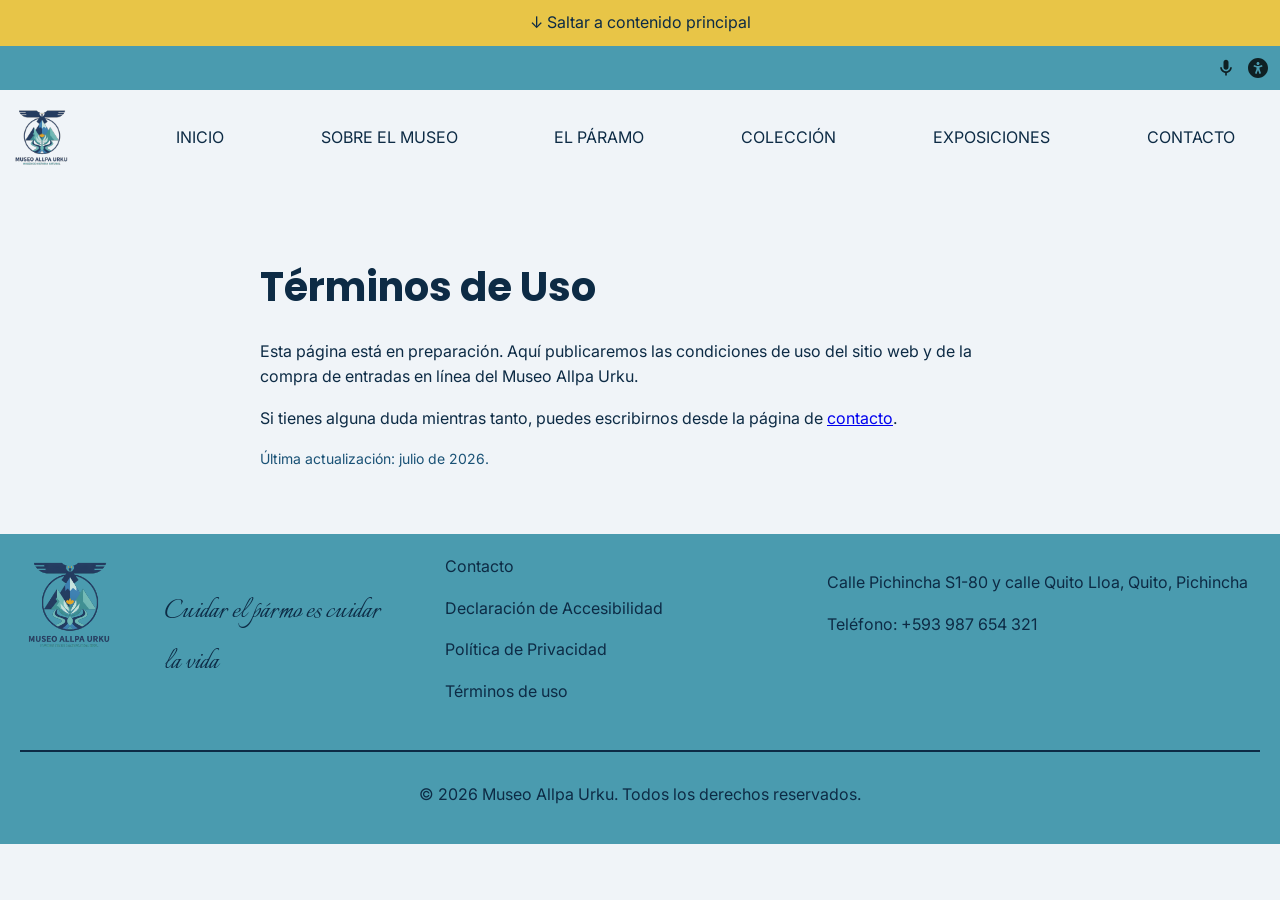
<file: terminos-uso.html>
<!DOCTYPE html>
<html lang="es">
<head>
    <meta charset="UTF-8">
    <meta name="viewport" content="width=device-width, initial-scale=1.0">
    <title>Términos de Uso | Museo Allpa Urku</title>

    <link rel="preconnect" href="https://fonts.googleapis.com">
    <link rel="preconnect" href="https://fonts.gstatic.com" crossorigin>
    <link href="https://fonts.googleapis.com/css2?family=Inter:wght@400;600&family=Poppins:wght@600;700&family=Italianno&display=swap" rel="stylesheet">

    <link rel="stylesheet" href="css/estilos.css">
    <link rel="stylesheet" href="css/accesibilidad.css">
    <script>
        (function () {
            try {
                var p = JSON.parse(localStorage.getItem('accesibilidad-preferencias') || '{}');
                var c = document.documentElement.classList;
                if (p.texto === 'grande') c.add('accesibilidad-texto-grande');
                if (p.texto === 'mas-grande') c.add('accesibilidad-texto-mas-grande');
                if (p.contraste) c.add('accesibilidad-alto-contraste');
                if (p.espaciado) c.add('accesibilidad-espaciado-lectura');
                if (p.movimiento) c.add('accesibilidad-movimiento-reducido');
            } catch (e) { }
        })();
    </script>
</head>
<body>
    <header>
        <section class="skip-link">
            <a href="#main"> ↓ Saltar a contenido principal</a>
        </section>
        <section class="header-icons">
            <button type="button" id="botonAsistenteVoz" aria-pressed="false">
                <img src="/recursos/icons/microphone.svg" alt="" aria-hidden="true">
                <span class="oculto" id="etiquetaAsistenteVoz">Leer página en voz alta</span>
            </button>
            <button type="button" id="botonAccesibilidad" aria-haspopup="dialog">
                <img src="/recursos/icons/icon_accesibilidad.svg" alt="Opciones de accesibilidad">
            </button>
        </section>
    </header>

    <dialog id="panelAccesibilidad" aria-labelledby="tituloPanelAccesibilidad">
        <div class="accesibilidad-panel-cuerpo">
            <h2 id="tituloPanelAccesibilidad">Opciones de accesibilidad</h2>

            <fieldset class="accesibilidad-grupo">
                <legend class="accesibilidad-etiqueta">Tamaño de texto</legend>
                <div class="accesibilidad-botones-texto">
                    <button type="button" data-texto="normal" aria-pressed="true">A</button>
                    <button type="button" data-texto="grande" aria-pressed="false">A+</button>
                    <button type="button" data-texto="mas-grande" aria-pressed="false">A++</button>
                </div>
            </fieldset>

            <div class="accesibilidad-grupo">
                <label class="accesibilidad-switch">
                    <input type="checkbox" id="toggleContraste">
                    Alto contraste
                </label>
            </div>

            <div class="accesibilidad-grupo">
                <label class="accesibilidad-switch">
                    <input type="checkbox" id="toggleEspaciado">
                    Espaciado de lectura amplio
                </label>
            </div>

            <div class="accesibilidad-grupo">
                <label class="accesibilidad-switch">
                    <input type="checkbox" id="toggleMovimiento">
                    Reducir animaciones
                </label>
            </div>

            <div class="accesibilidad-panel-acciones">
                <button type="button" id="botonRestablecerAccesibilidad">Restablecer</button>
                <button type="button" id="botonCerrarAccesibilidad">Cerrar</button>
            </div>
        </div>
    </dialog>

    <nav class="nav-menu">
        <img src="/recursos/logo-museo.svg" alt="Logo del Museo Allpa Urku" class="logo">
        <a href="index.html">Inicio</a>
        <a href="nosotros.html">Sobre el museo</a>
        <a href="paramo.html">El Páramo</a>
        <a href="colecciones.html">Colección</a>
        <a href="exposiciones.html">Exposiciones</a>
        <a href="contacto.html">Contacto</a>
    </nav>

    <main id="main" class="contenedor-declaracion">
        <h1>Términos de Uso</h1>

        <p>Esta página está en preparación. Aquí publicaremos las condiciones de uso del sitio
            web y de la compra de entradas en línea del Museo Allpa Urku.</p>

        <p>Si tienes alguna duda mientras tanto, puedes escribirnos desde la página de
            <a href="contacto.html">contacto</a>.</p>

        <p class="texto-secundario">Última actualización: julio de 2026.</p>
    </main>

    <footer class="footer">
        <section class="footer-cont">
            <img src="/recursos/logo-museo.svg" alt="Logo del Museo Allpa Urku" class="logo-footer">
            <p class="eslogan">Cuidar el pármo es cuidar la vida</p>

            <section class="footer-links">
                <a href="contacto.html">Contacto</a>
                <a href="declaracion-acc.html">Declaración de Accesibilidad</a>
                <a href="politica-privacidad.html">Política de Privacidad</a>
                <a href="terminos-uso.html">Términos de uso</a>
            </section>
            <section class="footer-direccion">
                <p>
                    Calle Pichincha S1-80 y calle Quito Lloa, Quito, Pichincha
                </p>
                <p>
                    Teléfono: +593 987 654 321
                </p>
            </section>
        </section>
        <hr>
        <p>© 2026 Museo Allpa Urku. Todos los derechos reservados.</p>
    </footer>
    <script src="scripts/accesibilidad.js"></script>
    <script src="scripts/asistenteVoz.js"></script>
</body>
</html>
</file>
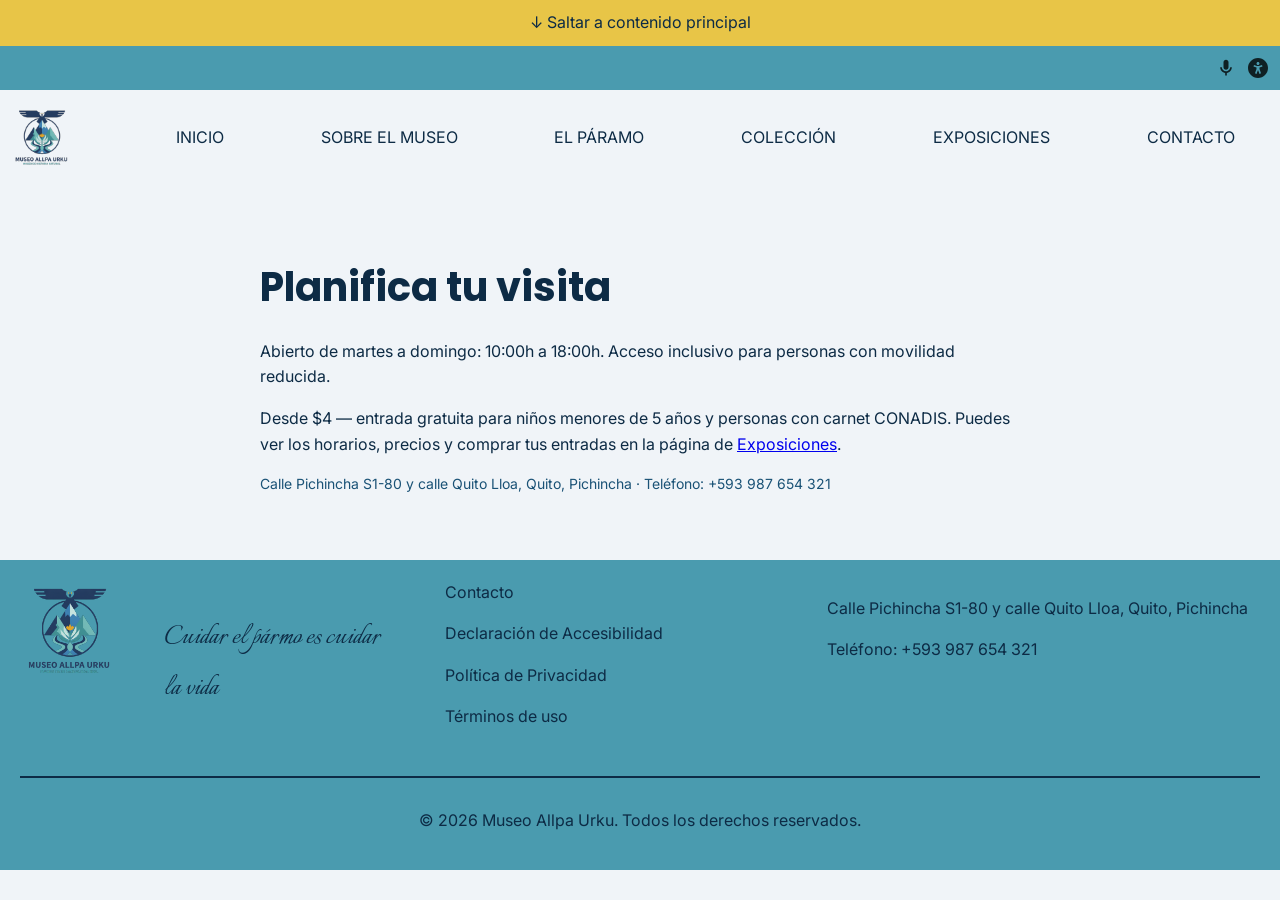
<file: visitas.html>
<!DOCTYPE html>
<html lang="es">
<head>
    <meta charset="UTF-8">
    <meta name="viewport" content="width=device-width, initial-scale=1.0">
    <title>Visitas | Museo Allpa Urku</title>

    <link rel="preconnect" href="https://fonts.googleapis.com">
    <link rel="preconnect" href="https://fonts.gstatic.com" crossorigin>
    <link href="https://fonts.googleapis.com/css2?family=Inter:wght@400;600&family=Poppins:wght@600;700&family=Italianno&display=swap" rel="stylesheet">

    <link rel="stylesheet" href="css/estilos.css">
    <link rel="stylesheet" href="css/accesibilidad.css">
    <script>
        (function () {
            try {
                var p = JSON.parse(localStorage.getItem('accesibilidad-preferencias') || '{}');
                var c = document.documentElement.classList;
                if (p.texto === 'grande') c.add('accesibilidad-texto-grande');
                if (p.texto === 'mas-grande') c.add('accesibilidad-texto-mas-grande');
                if (p.contraste) c.add('accesibilidad-alto-contraste');
                if (p.espaciado) c.add('accesibilidad-espaciado-lectura');
                if (p.movimiento) c.add('accesibilidad-movimiento-reducido');
            } catch (e) { }
        })();
    </script>
</head>
<body>
    <header>
        <section class="skip-link">
            <a href="#main"> ↓ Saltar a contenido principal</a>
        </section>
        <section class="header-icons">
            <button type="button" id="botonAsistenteVoz" aria-pressed="false">
                <img src="/recursos/icons/microphone.svg" alt="" aria-hidden="true">
                <span class="oculto" id="etiquetaAsistenteVoz">Leer página en voz alta</span>
            </button>
            <button type="button" id="botonAccesibilidad" aria-haspopup="dialog">
                <img src="/recursos/icons/icon_accesibilidad.svg" alt="Opciones de accesibilidad">
            </button>
        </section>
    </header>

    <dialog id="panelAccesibilidad" aria-labelledby="tituloPanelAccesibilidad">
        <div class="accesibilidad-panel-cuerpo">
            <h2 id="tituloPanelAccesibilidad">Opciones de accesibilidad</h2>

            <fieldset class="accesibilidad-grupo">
                <legend class="accesibilidad-etiqueta">Tamaño de texto</legend>
                <div class="accesibilidad-botones-texto">
                    <button type="button" data-texto="normal" aria-pressed="true">A</button>
                    <button type="button" data-texto="grande" aria-pressed="false">A+</button>
                    <button type="button" data-texto="mas-grande" aria-pressed="false">A++</button>
                </div>
            </fieldset>

            <div class="accesibilidad-grupo">
                <label class="accesibilidad-switch">
                    <input type="checkbox" id="toggleContraste">
                    Alto contraste
                </label>
            </div>

            <div class="accesibilidad-grupo">
                <label class="accesibilidad-switch">
                    <input type="checkbox" id="toggleEspaciado">
                    Espaciado de lectura amplio
                </label>
            </div>

            <div class="accesibilidad-grupo">
                <label class="accesibilidad-switch">
                    <input type="checkbox" id="toggleMovimiento">
                    Reducir animaciones
                </label>
            </div>

            <div class="accesibilidad-panel-acciones">
                <button type="button" id="botonRestablecerAccesibilidad">Restablecer</button>
                <button type="button" id="botonCerrarAccesibilidad">Cerrar</button>
            </div>
        </div>
    </dialog>

    <nav class="nav-menu">
        <img src="/recursos/logo-museo.svg" alt="Logo del Museo Allpa Urku" class="logo">
        <a href="index.html">Inicio</a>
        <a href="nosotros.html">Sobre el museo</a>
        <a href="paramo.html">El Páramo</a>
        <a href="colecciones.html">Colección</a>
        <a href="exposiciones.html">Exposiciones</a>
        <a href="contacto.html">Contacto</a>
    </nav>

    <main id="main" class="contenedor-declaracion">
        <h1>Planifica tu visita</h1>

        <p>Abierto de martes a domingo: 10:00h a 18:00h. Acceso inclusivo para personas con
            movilidad reducida.</p>

        <p>Desde $4 — entrada gratuita para niños menores de 5 años y personas con carnet
            CONADIS. Puedes ver los horarios, precios y comprar tus entradas en la página de
            <a href="exposiciones.html#panel-comprar">Exposiciones</a>.</p>

        <p class="texto-secundario">Calle Pichincha S1-80 y calle Quito Lloa, Quito, Pichincha ·
            Teléfono: +593 987 654 321</p>
    </main>

    <footer class="footer">
        <section class="footer-cont">
            <img src="/recursos/logo-museo.svg" alt="Logo del Museo Allpa Urku" class="logo-footer">
            <p class="eslogan">Cuidar el pármo es cuidar la vida</p>

            <section class="footer-links">
                <a href="contacto.html">Contacto</a>
                <a href="declaracion-acc.html">Declaración de Accesibilidad</a>
                <a href="politica-privacidad.html">Política de Privacidad</a>
                <a href="terminos-uso.html">Términos de uso</a>
            </section>
            <section class="footer-direccion">
                <p>
                    Calle Pichincha S1-80 y calle Quito Lloa, Quito, Pichincha
                </p>
                <p>
                    Teléfono: +593 987 654 321
                </p>
            </section>
        </section>
        <hr>
        <p>© 2026 Museo Allpa Urku. Todos los derechos reservados.</p>
    </footer>
    <script src="scripts/accesibilidad.js"></script>
    <script src="scripts/asistenteVoz.js"></script>
</body>
</html>
</file>
<file: css/estilos.css>
:root {

    /* ======= CAPA 1. Paleta de colores cruda =======
        No usar directamente, solo para referencia      */
    --azul-marino: #0D2B45;
    --azul-medio: #1A5276;
    --azul-glaciar: #4A9BAF;
    --celeste-claro: #93C6D2;
    --dorado: #E8C547;
    --blanco-niebla: #F0F4F8;
    --gris-claro: #E5E5E5;
    --ambar-vulnerable: #FDECC8;
    --ambar-vulnerable-oscuro: #8A5A00;

    /* ======= CAPA 2. Paleta de colores procesada =======
                Usar directamente en el diseño              
    ====================================================== */

    /* --- Fondos --- */
    --fondo-principal: var(--blanco-niebla);
    /* fondo del sitio */
    --fondo-oscuro: var(--azul-marino);
    /* secciones/footer oscuros */
    --fondo-seccion: var(--azul-medio);
    /* bloques destacados */
    --fondo-acento: var(--azul-glaciar);
    /* tarjetas, banners decorativos */
    --fondo-gris: var(--gris-claro);
    /* fondo para elementos secundarios */

    /* --- Texto ---
    Combinaciones verificadas (contraste AA, ≥4.5:1):
        texto-principal sobre fondo-principal  = 13.1:1  OK
        texto-suave     sobre fondo-principal  =  7.6:1  OK
        texto-claro     sobre fondo-oscuro     = 13.1:1  OK
        texto-destacado (dorado) sobre fondo-oscuro = 8.6:1 OK
    NUNCA: dorado o glaciar como texto sobre fondo claro (ilegible) */
    --texto-principal: var(--azul-marino);
    /* cuerpo sobre fondo claro */
    --texto-suave: var(--azul-medio);
    /* texto secundario sobre claro */
    --texto-claro: var(--blanco-niebla);
    /* texto sobre fondo oscuro */
    --texto-destacado: var(--dorado);
    /* SOLO sobre fondo oscuro */

    /* --- Acentos y detalles (NO para texto pequeño) --- */
    --acento: var(--azul-glaciar);
    /* bordes, íconos, líneas */
    --acento-fuerte: var(--dorado);
    /* llamados de atención */
    --foco: var(--dorado);
    /* outline de foco visible */

    /* ============================================
       TIPOGRAFÍA
       ============================================ */
    --fuente-titulos: 'Poppins', system-ui, sans-serif;
    --fuente-cuerpo: 'Inter', system-ui, sans-serif;

    /* Escala (en rem para que aguante el zoom 200% — criterio 1.4.4 y 1.4.10) */
    --tam-h1: 2.5rem;
    /* 40px */
    --tam-h2: 2rem;
    /* 32px */
    --tam-h3: 1.5rem;
    /* 24px */
    --tam-h4: 1.25rem;
    /* 20px */
    --tam-base: 1rem;
    /* 16px — mínimo para cuerpo */
    --tam-small: 0.875rem;
    /* 14px — mínimo absoluto */

    --peso-normal: 400;
    --peso-medio: 600;
    --peso-fuerte: 700;

    /* Interlineado (cuerpo ≥1.5 — criterio 1.4.12 Text Spacing) */
    --interlineado-titulos: 1.25;
    --interlineado-cuerpo: 1.6;
}

/* ============================================
   REGLAS BASE — aplicadas a los elementos
   ============================================ */

body {
    background-color: var(--fondo-principal);
    color: var(--texto-principal);
    font-family: var(--fuente-cuerpo);
    font-size: var(--tam-base);
    line-height: var(--interlineado-cuerpo);
    margin: 0;
}

h1,
h2,
h3,
h4 {
    font-family: var(--fuente-titulos);
    line-height: var(--interlineado-titulos);
    color: var(--texto-principal);
}

h1 {
    font-size: var(--tam-h1);
    font-weight: var(--peso-fuerte);
}

h2 {
    font-size: var(--tam-h2);
    font-weight: var(--peso-medio);
}

h3 {
    font-size: var(--tam-h3);
    font-weight: var(--peso-medio);
    color: var(--texto-suave);
}

h4 {
    font-size: var(--tam-h4);
    font-weight: var(--peso-medio);
    color: var(--texto-suave);
}

/* Etiqueta visual encima de un título (no es un encabezado real —
   evita saltos de nivel, criterio 1.3.1). Mismo estilo que h4. */
.kicker {
    font-family: var(--fuente-titulos);
    line-height: var(--interlineado-titulos);
    font-size: var(--tam-h4);
    font-weight: var(--peso-medio);
    color: var(--texto-suave);
}

/* Texto descriptivo bajo un título (no es un encabezado real). */
.subtitulo {
    font-size: var(--tam-base);
    font-weight: var(--peso-normal);
}

small,
.texto-secundario {
    font-size: var(--tam-small);
    color: var(--texto-suave);
}

/* Foco visible — criterio 2.4.7 y 2.4.11 (AA). NO quitar el outline.
   Anillo doble: verde fosforescente pegado al control (máxima
   visibilidad sobre fondos oscuros) + anillo azul-marino por fuera
   (garantiza 3:1 sobre fondos claros, donde el verde solo no alcanza
   ~1.23:1 contra --fondo-principal). */
:focus-visible {
    outline: 3px solid var(--azul-marino);
    outline-offset: 3px;
    box-shadow: 0 0 0 3px #39FF14;
}

/* Texto solo para lectores de pantalla: nombre accesible sin aria-label */
.oculto {
    position: absolute;
    width: 1px;
    height: 1px;
    padding: 0;
    margin: -1px;
    overflow: hidden;
    clip: rect(0, 0, 0, 0);
    white-space: nowrap;
    border: 0;
}

/* Respeto a preferencia de reducir movimiento — req. 6.5 */
@media (prefers-reduced-motion: reduce) {

    *,
    *::before,
    *::after {
        animation-duration: 0.01ms !important;
        animation-iteration-count: 1 !important;
        transition-duration: 0.01ms !important;
    }
}


/* Skip Link - Header--------------------------------------------------------*/
.skip-link {
    display: flex;
    justify-content: center;
    align-items: center;
    background-color: var(--dorado);
    color: var(--azul-marino);
    text-decoration: none;
    padding: 10px;
    width: 100%;
    box-sizing: border-box;
}

.skip-link a {
    color: var(--azul-marino);
    text-decoration: none;
}

/* header - icons --------------------------------------------------------*/
.header-icons {
    display: flex;
    justify-content: flex-end;
    gap: 8px;
    background-color: var(--azul-glaciar);
    padding: 10px;

}

/* Área clicable mínima 24x24 — criterio 2.5.8 (AA, nuevo en WCAG 2.2) */
.header-icons a {
    display: inline-flex;
    align-items: center;
    justify-content: center;
    min-width: 24px;
    min-height: 24px;
}



/*Barra de navegación--------------------------------------------------------*/
.nav-menu {
    display: flex;
    padding: 0 10px;
    justify-content: space-between;
    align-items: center;
    margin: 0;
}

.nav-menu a {
    padding: 35px;
    color: var(--texto-principal);
    text-decoration: none;
    text-transform: uppercase;
}

.nav-menu img {
    height: 64px;
    width: auto;
}

/* Separación extra entre el logo y los enlaces, solo cuando caben
   en una sola fila (por debajo de 1121px el nav se envuelve y centra,
   ver @media max-width:1120px, donde este espacio extra no aplica). */
@media (min-width: 1121px) {
    .nav-menu img {
        margin-right: 40px;
    }
}

.nav-menu a:hover,
.nav-menu a[aria-current="page"] {
    background-color: var(--dorado);
}


/*MAIN------------------------------------------------------------------------*/
/* Contenedor inicial--------------------------------------------------------*/
.contenedor-inicial {
    background: var(--azul-marino);
    padding-top: 40px;
}

.contenedor-inicial img {
    max-width: 100%;
    height: auto;
    display: block;
}

.contenedor-inicial .kicker {
    width: fit-content;
    text-align: center;
    color: var(--azul-glaciar);
    padding: 8px 20px;
    margin: 0 auto 20px;
    border: 1px solid var(--azul-glaciar);
    border-radius: 20px;
}

/* El h1 hereda el tamaño/peso que antes tenía el h2 del hero
   para no cambiar el diseño visual. */
.contenedor-inicial h1 {
    font-size: var(--tam-h2);
    font-weight: var(--peso-medio);
    color: var(--blanco-niebla);
    text-align: center;
}

/* Palabra o frase clave resaltada dentro de un título del hero */
.acento {
    color: var(--dorado);
}

.contenedor-inicial .subtitulo {
    color: var(--azul-glaciar);
    text-align: center;
    padding-bottom: 30px;
}


.tarjetas-inicio {
    display: flex;
    justify-content: center;
    align-items: center;
    flex-wrap: wrap;
    gap: 20px;
    padding-bottom: 30px;
}

.tarjetas-inicio a {
    text-decoration: none;
    border: solid 1px var(--blanco-niebla);
    color: var(--blanco-niebla);
    text-align: center;
    border-radius: 20px;
    padding: 10px;
    width: 200px;
}

.tarjetas-inicio a:hover {
    background: var(--dorado);
    color: var(--azul-marino);
}

/* Coleccion-------------------------------------------------------------------*/


.contenedor-coleccion {
    margin-top: 50px;
    margin-left: 50px;

}

.coleccion-cards {
    display: grid;
    grid-template-columns: 1fr 1fr 1fr;
}

.card-especie {
    border: 1px solid var(--azul-glaciar);
    border-radius: 15px;
    margin: 20px;
    overflow: hidden;
    background: var(--fondo-principal);
    box-shadow: 0 2px 8px rgba(13, 43, 69, 0.12);
    transition: box-shadow .2s ease, transform .2s ease;
}

.card-especie:hover {
    box-shadow: 0 6px 16px rgba(13, 43, 69, 0.18);
    transform: translateY(-2px);
}

/* Alto fijo + recorte desde arriba: las fotos de fauna suelen tener
   la cabeza/rasgo principal cerca del borde superior, así que se
   prioriza esa zona en vez de recortar desde el centro. */
.card-especie img {
    width: 100%;
    height: 210px;
    object-fit: cover;
    object-position: top;
    display: block;
}


.card-especie > h3 {
    font-size: var(--tam-h3);
    margin-top: 16px;
    margin-left: 10px;
    margin-bottom: 0;
}

.card-especie .badge-estado {
    width: fit-content;
    margin: 4px 0 12px 10px;
}

.card-especie > p {
    font-size: var(--tam-h4);
    margin-top: 5px;
    margin-left: 10px;
    margin-bottom: 3px;
}



/* Agenda --------------------------------------------------------------------*/

.contenedor-agenda {
    background-color: var(--fondo-gris);
    padding: 50px;
}

.agenda-header {
    max-width: 840px;
    margin-bottom: 30px;
}

.agenda-intro {
    color: var(--texto-suave);
    max-width: 720px;
    margin: 10px 0 0;
}

.agenda-grid {
    display: grid;
    grid-template-columns: 1fr;
    gap: 24px;
    align-items: start;
}

.calendario-mes {
    display: flex;
    justify-content: space-between;
    align-items: baseline;
    margin-bottom: 18px;
    gap: 10px;
}


.agenda-lista {
    display: grid;
    gap: 20px;
}

.agenda-evento {
    display: grid;
    grid-template-columns: 92px 1fr;
    gap: 20px;
    padding: 24px;
    border: 1px solid rgba(26, 82, 118, 0.18);
    border-radius: 24px;
    background-color: var(--fondo-principal);
    box-shadow: 0 12px 24px rgba(13, 43, 69, 0.06);
    border: 1px solid var(--azul-marino);
    border-radius: 24px;
}

.fecha-evento {
    display: flex;
    justify-content: center;
    align-items: center;
    background-color: var(--azul-medio);
    border-radius: 20px;
    padding: 14px;
    min-width: 92px;
    min-height: 92px;
}

.fecha-evento time {
    display: grid;
    gap: 6px;
    text-align: center;
    color: var(--texto-claro);
}

.fecha-evento strong {
    display: block;
    font-size: 2rem;
    line-height: 1;
}

.fecha-evento span {
    display: block;
    font-size: 0.95rem;
    letter-spacing: 0.2em;
}

.fecha-infinita {
    background-color: var(--azul-marino);
}

.evento-contenido h3 {
    margin-left: 20px;
    font-size: var(--tam-h3);
}

.evento-contenido p {
    margin-left: 20px;
    color: var(--texto-suave);
    line-height: 1.7;
}

.etiqueta {
    margin-left: 20px;
    display: inline-flex;
    align-items: center;
    padding: 10px 14px;
    border-radius: 999px;
    font-size: 0.85rem;
    font-weight: var(--peso-medio);
}

.etiqueta-temporal {
    border: solid 1px var(--azul-marino);
    color: var(--azul-marino);
}

.etiqueta-permanente {
    border: solid 1px var(--azul-medio);
    color: var(--azul-medio);
}

/* Visitas--------------------------------------------------------------------*/
.contenedor-visitas {
    background-color: var(--fondo-oscuro);
    padding: 50px;
}

.contenedor-visitas h2 {
    color: var(--texto-claro);
    text-align: center;
}

.contenedor-visitas .subtitulo {
    color: var(--acento);
    text-align: center;
}

.contenedor-visitas a {
    display: block;
    width: fit-content;
    margin: 20px auto;

    background-color: var(--fondo-principal);
    padding: 10px 20px;
    text-decoration: none;
    color: var(--texto-ocuro);
    border-radius: 20px;
    border: solid 1px var(--azul-marino);
}

.contenedor-visitas a {
    display: block;
    width: fit-content;
    margin: 20px auto;

    background-color: var(--fondo-principal);
    padding: 10px 20px;
    text-decoration: none;
    color: var(--texto-ocuro);
    border-radius: 20px;
    border: solid 1px var(--azul-marino);
}

.contenedor-visitas a:hover {
    background-color: var(--dorado);
    color: var(--azul-marino);
}

/* footer --------------------------------------------------------------------*/

.footer {
    background-color: var(--fondo-acento);
    color: var(--texto-principal);
    text-align: center;
    padding: 20px;
    line-height: var(--interlineado-cuerpo);
}

.footer hr {
    background: var(--azul-marino);
    border: solid 0.5px var(--azul-marino);
    margin-top: 30px;
    margin-bottom: 30px;
}

.footer-cont {
    display: grid;
    grid-template-columns: 0.5fr 0.8fr 1.5fr 1.5fr;
}

.footer img {
    width: 100px;
    height: 100px;
    margin: 0;
}

.eslogan {
    color: var(--texto-principal);
    font-family: "Italianno", cursive;
    font-size: 2rem;
    text-align: left;

}

footer a {

    text-decoration: none;
    color: var(--azul-marino);
}

.footer-links {
    display: grid;
    grid-template-rows: auto;
    text-align: left;
    margin-left: 50px;
}

.footer-direccion {
    display: inline;
    text-align: left;
}

/* Responsive ----------------------------------------------------------------*/

@media (max-width: 1120px) {
    .nav-menu {
        flex-wrap: wrap;
        gap: 12px;
        justify-content: center;
    }

    .nav-menu a {
        padding: 12px 18px;
        font-size: 0.95rem;
    }

    .coleccion-cards {
        grid-template-columns: repeat(2, minmax(0, 1fr));
    }

    .footer-cont {
        grid-template-columns: 1fr 1fr;
        gap: 24px;
    }
}

@media (max-width: 860px) {

    .contenedor-inicial,
    .contenedor-coleccion,
    .contenedor-agenda,
    .contenedor-visitas,
    .footer {
        padding-left: 20px;
        padding-right: 20px;
    }

    .tarjetas-inicio {
        flex-direction: column;
    }

    .tarjetas-inicio a {
        width: 100%;
    }

    .coleccion-cards {
        grid-template-columns: 1fr;
    }

    .card-especie {
        margin: 12px 0;
    }

    .agenda-grid {
        grid-template-columns: 1fr;
    }

    .agenda-evento {
        grid-template-columns: 1fr;
    }

    .evento-contenido h3,
    .evento-contenido p,
    .etiqueta {
        margin-left: 0;
    }

    .fecha-evento {
        min-width: auto;
    }

    .contenedor-visitas {
        padding: 30px 20px;
    }

    .footer-cont {
        display: grid;
        grid-template-columns: 1fr;
        text-align: center;
    }

    .footer-links,
    .footer-direccion {
        margin-left: 0;
        text-align: center;
    }
}

@media (max-width: 600px) {
    .nav-menu {
        padding: 10px 12px;
    }

    .nav-menu img {
        width: 40px;
        height: auto;
    }

    .nav-menu a {
        padding: 10px 12px;
        font-size: 0.85rem;
    }

    .contenedor-inicial h1 {
        font-size: 1.6rem;
    }

    .contenedor-inicial .subtitulo,
    .agenda-intro,
    .evento-contenido p,
    .contenedor-visitas .subtitulo {
        font-size: 0.95rem;
    }

    .agenda-evento {
        padding: 18px;
        gap: 16px;
    }

    .agenda-grid {
        gap: 16px;
    }

    .calendario-mes {
        flex-direction: column;
        align-items: flex-start;
    }

    .calendario-semana,
    .calendario-dias {
        gap: 6px;
    }

    .dia {
        min-height: 34px;
    }
}


/* SOBRE NOSOTROS --------------------------------------------------------------------*/
/*mision y vision*/

.contenedor-vision {
    margin-top: 50px;
    margin-left: 50px;
}

.card-vision {
    display: grid;
    grid-template-columns: 1fr 1fr;
    margin: 20px auto;
    justify-items: center;
    align-items: center;

    gap: 30px;
}

.card-vision p {
    max-width: 500px;
    text-align: justify;
}

.card-vision video {
    display: block;
}

/* Numeros --------------------------------------------------------------------*/
.contenedor-numeros {
    padding: 50px;
    background-color: var(--fondo-gris);
}

.contenedor-card-numeros {
    display: grid;
    grid-template-columns: 1fr 1fr 1fr 1fr;
    justify-items: center;
    align-items: center;
}

.card-numero {
    background-color: var(--fondo-principal);
    border: solid 1px var(--azul-marino);
    border-radius: 20px;
    text-align: center;
    margin: 20px;
    height: 150px;
    padding: 10px;
}

.card-numero h3 {
    font-size: var(--tam-h4);
}

/* Línea de tiempo ----------------------------------------------------------*/

.contenedor-historia {
    padding: 50px;
    background-color: var(--fondo-principal);
}


.linea-tiempo {
    position: relative;
    padding: 36px 24px 36px 160px;
    background: transparent;
}

.linea-tiempo::before {
    content: '';
    position: absolute;
    left: 110px;
    top: 24px;
    bottom: 24px;
    width: 3px;
    background: var(--acento);
    opacity: 0.18;
    border-radius: 2px;
}

.linea-tiempo .timeline {
    list-style: none;
    margin: 0;
    padding: 0;
}

.timeline-item {
    position: relative;
    margin-bottom: 36px;
}

.timeline-item::before {
    content: '';
    position: absolute;
    top: 6px;
    width: 18px;
    height: 18px;
    background: var(--azul-medio);
    border-radius: 50%;
    box-shadow: 0 6px 12px rgba(13, 43, 69, 0.12);
    border: 4px solid var(--fondo-principal);
}

.timeline-year {
    position: absolute;
    left: 0;
    width: 96px;
    text-align: right;
    font-weight: var(--peso-fuerte);
    color: var(--azul-medio);
    font-size: 1rem;
}

.timeline-content {
    margin-left: 180px;
}

.timeline-content h3 {
    margin: 0 0 8px 0;
    font-size: var(--tam-h4);
    color: var(--azul-marino);
}

.timeline-content p {
    margin: 0 0 6px 0;
    color: var(--texto-suave);
}

.timeline-highlight {
    margin-top: 8px;
    font-weight: var(--peso-fuerte);
    color: var(--azul-marino);
}

/* Responsive: timeline stacks on small screens */
@media (max-width: 860px) {
    .linea-tiempo {
        padding-left: 20px;
    }

    .linea-tiempo::before {
        left: 20px;
    }

    .timeline-item::before {
        left: 12px;
    }

    .timeline-year {
        position: relative;
        width: auto;
        text-align: left;
        margin-bottom: 6px;
        color: var(--azul-medio);
    }

    .timeline-content {
        margin-left: 0;
        padding-left: 36px;
    }
}


/* Valores contenedor----------------------------------------*/
.contenedor-valores {
    background: var(--fondo-gris);
    padding: 50px;
}

.valores-card {
    display: grid;
    grid-template-columns: 1fr 1fr 1fr 1fr;
    margin: 20px;
    padding: 20px;
}

.valores-card section {
    margin: 20px;
    padding: 20px;
    background: var(--fondo-principal);
    border: solid 1px var(--azul-marino);
    border-radius: 10px;
}

/* Carrusel Aliados----------------------------------------*/

.carrusel-contenedor {
    display: flex;
    align-items: center;
    gap: 16px;
    max-width: 1200px;
    margin: 0 auto;
    padding: 24px 16px;
    background: var(--blanco-niebla);
    border-radius: 12px;
}

.carrusel-viewport {
    overflow: hidden;
    flex: 1;
}

.carrusel-track {
    display: flex;
    list-style: none;
    margin: 0;
    padding: 0;
    transition: transform 0.4s ease;
}

.carrusel-item {
    flex: 0 0 calc(100% / 3);
    /* muestra 3 items a la vez */
    display: flex;
    align-items: center;
    justify-content: center;
    padding: 0 20px;
    box-sizing: border-box;
}

.carrusel-item img {
    max-width: 100%;
    max-height: 200px;
    object-fit: contain;
}

.carrusel-flecha {
    background: none;
    border: none;
    font-size: 1.4rem;
    color: var(--azul-marino);
    cursor: pointer;
    padding: 8px;
    flex-shrink: 0;
}

.carrusel-flecha:hover {
    color: var(--dorado);
}

/* Responsive: sección Sobre nosotros */
@media (max-width: 1120px) {
    .card-vision {
        grid-template-columns: 1fr;
        gap: 20px;
    }

    .card-vision p {
        max-width: none;
        text-align: left;
    }

    .contenedor-card-numeros,
    .valores-card {
        grid-template-columns: 1fr 1fr;
    }
}

@media (max-width: 860px) {

    .contenedor-vision,
    .contenedor-numeros,
    .contenedor-historia,
    .contenedor-valores {
        padding: 30px 20px;
        margin-left: 0;
    }

    .contenedor-vision {
        margin-top: 30px;
    }

    .card-vision {
        margin: 0;
    }

    .card-vision video {
        width: 100%;
        height: auto;
    }

    .card-numero {
        margin: 10px 0;
        min-height: 150px;
        height: auto;
    }

    .contenedor-card-numeros,
    .valores-card {
        grid-template-columns: 1fr;
        margin: 0;
        padding: 0;
    }

    .valores-card section {
        margin: 10px 0;
    }

    .carrusel-contenedor {
        flex-wrap: wrap;
        padding: 16px;
    }

    .carrusel-item {
        flex-basis: 50%;
    }
}

@media (max-width: 600px) {
    .contenedor-vision {
        margin-left: 0;
        margin-top: 24px;
    }

    .card-vision {
        gap: 16px;
    }

    .carrusel-item {
        flex-basis: 100%;
        padding: 0 8px;
    }
}

/* Diseños el paramo ----------------------------------------------*/
.contenedor-caracteristicas {
    padding: 50px;
    background: var(--fondo-gris);
}

.contenedor-zonificaicion {
    background: var(--fondo-principal);
    margin: 50px;
}

.zonificacion-card {
    display: grid;
    grid-template-columns: 1fr 1fr 1fr;
}

.tab-zona {
    margin: 20px;
    text-align: center;
    background: var(--fondo-principal);
    color: var(--azul-marino);
    border-radius: 15px;
    border: solid 1px var(--azul-marino);
    cursor: pointer;
    padding: 5px;
}

.tab-zona.activa {
    background: var(--azul-marino);
    color: var(--blanco-niebla);
}

.tab-zona:hover {
    color: var(--azul-marino);
    background: var(--dorado);
}

/* Panel de detalle */
.zonificacion-detalle {
    margin: 50px;
    padding: 30px;
    border: 1px solid var(--azul-marino);
    border-radius: 15px;
}

.zonificacion-detalle__cabecera {
    display: flex;
    align-items: center;
    gap: 16px;
}

.zonificacion-badge {
    border: 1px solid currentColor;
    border-radius: 20px;
    padding: 4px 14px;
    font-size: 0.8rem;
    white-space: nowrap;
}

.zonificacion-detalle__cuerpo {
    padding: 15px;
    display: grid;
    grid-template-columns: 2fr 1fr;
    gap: 30px;
}


.zonificacion-dato {
    display: flex;
    align-items: baseline;
    gap: 10px;
    margin-bottom: 10px;
}

.zonificacion-dato__valor {
    font-size: 1.8rem;
    font-weight: 700;
}

.zonificacion-descripcion {
    margin-top: 16px;
}

.zonificacion-especies__titulo {

    font-weight: 600;
}

.zonificacion-tags {
    list-style: none;
    display: flex;
    flex-wrap: wrap;
    gap: 8px;
    padding: 0;
}

.zonificacion-tags li {
    border: 1px solid currentColor;
    border-radius: 20px;
    padding: 4px 12px;
    font-size: 0.85rem;
}

@media (max-width: 1120px) {
    .zonificacion-card {
        grid-template-columns: 1fr 1fr;
    }

    .zonificacion-detalle__cuerpo {
        grid-template-columns: 1fr;
        gap: 20px;
    }
}

@media (max-width: 860px) {
    .contenedor-zonificaicion {
        margin: 20px;
    }

    .zonificacion-card {
        grid-template-columns: 1fr;
    }

    .tab-zona {
        margin: 10px 0;
    }

    .zonificacion-detalle {
        margin: 20px 0;
        padding: 20px;
    }

    .zonificacion-detalle__cabecera {
        flex-direction: column;
        align-items: flex-start;
    }
}

@media (max-width: 600px) {
    .zonificacion-detalle {
        padding: 16px;
    }

    .zonificacion-dato {
        flex-direction: column;
        align-items: flex-start;
        gap: 4px;
    }

    .zonificacion-dato__valor {
        font-size: 1.5rem;
    }
}

/*Coleccion ------------------------------------------*/

.contenedor-coleccion {
    margin: 50px;
}

.buscador {
    display: flex;
    align-items: center;
    gap: 10px;
    background: var(--fondo-principal);
    border: 1px solid var(--azul-marino);
    border-radius: 10px;
    padding: 12px 16px;
    margin-bottom: 18px;
}

.buscador svg {
    flex-shrink: 0;
    color: #8a94a0;
}

.buscador input {
    border: none;
    flex: 1;
    font-size: 15px;
    background: transparent;
}

.filtros {
    display: flex;
    align-items: center;
    gap: 10px;
    margin-bottom: 22px;
    flex-wrap: wrap;
}

.filtros .etiqueta {
    display: flex;
    align-items: center;
    gap: 6px;
    color: var(--texto-suave);
    font-size: 14px;
    margin-right: 6px;
}

.filtro-btn {
    border: 1px solid var(--blanco-niebla);
    background: #e3e7ea;
    color: #333;
    padding: 8px 18px;
    border-radius: 20px;
    font-size: 14px;
    cursor: pointer;
    transition: all .15s ease;
}

.filtro-btn:hover {
    background: #d5dade;
}

.filtro-btn.activo {
    background: var(--azul-marino);
    color: var(--blanco-niebla);
    border-color: var(--azul-marino);
}

.coleccion-cards {
    display: grid;
    grid-template-columns: 1fr 1fr 1fr;
    gap: 4px;
}

#contenedorCards .card-especie img {
    height: 170px;
}

.card-especie .contenido {
    padding: 0 10px 10px;
}

.card-especie .contenido h3 {
    font-size: var(--tam-h3);
    margin-top: 8px;
    margin-left: 0;
    margin-bottom: 0;
}

.card-especie .cientifico {
    font-size: var(--tam-h4);
    font-style: italic;
    color: var(--texto-suave);
    margin-top: 2px;
    margin-bottom: 4px;
}

.card-especie .categoria {
    font-size: 11px;
    letter-spacing: .04em;
    color: var(--texto-suave);
    text-transform: uppercase;
    margin: 0 0 6px 0;
}

.badge-estado {
    display: inline-block;
    font-size: 12px;
    padding: 3px 12px;
    border-radius: 12px;
    background: var(--ambar-vulnerable);
    color: var(--ambar-vulnerable-oscuro);
    margin-bottom: 8px;
}

.badge-estado.en-peligro {
    background: #fbe0df;
    color: #a3312a;
}

.badge-estado.preocupacion-menor {
    background: #e3edfb;
    color: #2b5faa;
}

.badge-estado.endemica {
    background: #dcf2e2;
    color: #1b6e37;
}

.card-especie p.descripcion {
    font-size: var(--tam-h4);
    margin-top: 5px;
    margin-bottom: 8px;
    color: #3a3a3a;
    line-height: 1.4;
}

.card-especie .habitat {
    font-size: 12px;
    color: var(--texto-suave);
    border-top: 1px solid #e4e8eb;
    padding-top: 6px;
}

.sin-resultados {
    text-align: center;
    color: var(--texto-suave);
    padding: 60px 20px;
    font-size: 16px;
    grid-column: 1 / -1;
}

.paginacion {
    display: flex;
    justify-content: center;
    align-items: center;
    gap: 8px;
    margin-top: 20px;
}

.pagina-btn {
    border: 1px solid #c7cfd6;
    background: #fff;
    color: #333;
    width: 34px;
    height: 34px;
    border-radius: 50%;
    cursor: pointer;
    font-size: 14px;
    display: flex;
    align-items: center;
    justify-content: center;
}

.pagina-btn.activo {
    background: var(--azul-marino);
    color: #fff;
    border-color: var(--azul-marino);
}

.pagina-btn:disabled {
    opacity: .4;
    cursor: not-allowed;
}

@media (max-width: 900px) {
    .coleccion-cards {
        grid-template-columns: 1fr 1fr;
    }
}

@media (max-width: 600px) {
    .coleccion-cards {
        grid-template-columns: 1fr;
    }
}


/* EXPOSICIONES ---------------------------------*/

.contenedor-pestanas {
    display: grid;
    grid-template-columns: 1fr 1fr 1fr;
    margin: 50px;
    align-items: center;
}

@media (max-width: 640px) {
    .contenedor-pestanas {
        grid-template-columns: 1fr;
        margin: 20px;
    }

    .contenedor-pestanas button {
        margin: 6px 0;
    }
}

.contenedor-pestanas button {
    font-weight: var(--peso-medio);
    margin: 20px;
    background-color: var(--gris-claro);
    color: var(--azul-marino);
    display: flex;
    align-items: center;
    justify-content: center;
    border-radius: 10px;
    min-height: 40px;
    height: auto;
    padding: 8px;
    border: 2px solid transparent;
    transition: background-color 0.2s ease, color 0.2s ease, transform 0.2s ease;
}

.contenedor-pestanas button.active{
    background-color: var(--azul-marino);
    color: var(--blanco-niebla);
  }

.contenedor-pestanas button:hover {
    background: var(--dorado);
    color: var(--azul-marino);
}


/* ============================================
   SECCIÓN EXPOSICIONES
   ============================================ */

#panel-exposiciones {
    margin: 50px;
}


/* --- Exposición Destacada --- */
.exposicion-destacada {
    display: flex;
    gap: 1.5rem;
    background-color: var(--celeste-claro);
    border-radius: 8px;
    padding: 1.5rem 2rem;
    margin-bottom: 3rem;
    align-items: flex-start;

}

/* Fecha */
.exposicion-destacada .fecha {
    display: flex;
    flex-direction: column;
    align-items: center;
    justify-content: center;
    background-color: var(--azul-marino);
    border-radius: 8px;
    min-width: 80px;
    padding: 0.5rem 1rem;
    flex-shrink: 0;
}

.exposicion-destacada .fecha span:first-child {
    font-size: 2.5rem;
    font-weight: var(--peso-fuerte);
    line-height: 1;
    color: var(--blanco-niebla);
}

.exposicion-destacada .fecha span:last-child {
    font-size: var(--tam-small);
    font-weight: var(--peso-medio);
    letter-spacing: 0.1em;
    color: var(--texto-claro);
    text-transform: uppercase;
}

/* Contenido de la exposición destacada */
.exposicion-destacada>section {
    flex: 1;
    display: flex;
    flex-direction: column;
    gap: 0.5rem;
}

.exposicion-destacada h3 {
    font-size: var(--tam-h3);
    font-weight: var(--peso-medio);
    color: var(--azul-marino);
    margin: 0;
}

.exposicion-destacada p {
    color: var(--azul-marino);
    opacity: 0.9;
    margin: 0;
    max-width: 600px;
}

.exposicion-destacada footer {
    display: flex;
    justify-content: space-between;
    align-items: center;
    margin-top: 0.5rem;
    flex-wrap: wrap;
    gap: 0.5rem;
}

.exposicion-destacada footer small {
    color: var(--azul-marino);
    opacity: 0.8;
    font-size: var(--tam-small);
}

.exposicion-destacada footer a {
    display: inline-block;
    background-color: var(--fondo-principal);
    color: var(--texto-principal);
    text-decoration: none;
    border: none;
    padding: 0.5rem 1.5rem;
    border-radius: 4px;
    font-weight: var(--peso-medio);
    font-size: var(--tam-small);
    cursor: pointer;
    transition: opacity 0.2s;
    font-family: var(--fuente-cuerpo);
}

.exposicion-destacada footer a:hover {
    opacity: 0.7;
}

.exposicion-destacada footer a:active {
    transform: scale(0.98);
}

/* --- Tarjetas de exposiciones permanentes --- */
.tarjeta-exposicion {
    display: flex;
    gap: 1.5rem;
    background-color: var(--fondo-gris);
    border-radius: 8px;
    padding: 1.5rem;
    margin-bottom: 1.5rem;
    align-items: flex-start;
}

.tarjeta-exposicion:last-child {
    margin-bottom: 0;
}

.tarjeta-exposicion img {
    width: 200px;
    height: 140px;
    object-fit: cover;
    border-radius: 6px;
    flex-shrink: 0;
    background-color: var(--fondo-acento);
}

.tarjeta-exposicion>section {
    flex: 1;
    display: flex;
    flex-direction: column;
    gap: 0.5rem;
}

.tarjeta-exposicion h3 {
    font-size: var(--tam-h3);
    font-weight: var(--peso-medio);
    color: var(--texto-principal);
    margin: 0;
}

.tarjeta-exposicion p {
    color: var(--texto-suave);
    margin: 0;
    line-height: var(--interlineado-cuerpo);
}

.tarjeta-exposicion footer {
    font-size: var(--tam-small);
    color: var(--texto-suave);
    margin-top: 0.25rem;
}

/* ============================================
   RESPONSIVE - Ajustes para móviles
   ============================================ */

@media (max-width: 768px) {
    #panel-exposiciones {
        padding: 1rem;
    }

    /* Destacada en columna */
    .exposicion-destacada {
        flex-direction: column;
        padding: 1.5rem;
    }

    .exposicion-destacada .fecha {
        flex-direction: row;
        gap: 0.5rem;
        padding: 0.5rem 1rem;
        min-width: auto;
        width: 100%;
        justify-content: center;
    }

    .exposicion-destacada .fecha span:first-child {
        font-size: 1.8rem;
    }

    .exposicion-destacada footer {
        flex-direction: column;
        align-items: stretch;
        gap: 0.75rem;
    }

    .exposicion-destacada footer a {
        width: 100%;
        text-align: center;
    }

    /* Tarjetas en columna */
    .tarjeta-exposicion {
        flex-direction: column;
    }

    .tarjeta-exposicion img {
        width: 100%;
        height: 180px;
    }

    /* Ajuste de headers */
    #panel-exposiciones header h2 {
        font-size: 1.5rem;
    }
}

@media (max-width: 480px) {
    #panel-exposiciones header h2 {
        font-size: 1.25rem;
    }

    .exposicion-destacada h3,
    .tarjeta-exposicion h3 {
        font-size: 1.2rem;
    }
}

/* ============================================
   SECCIÓN HORARIOS Y PRECIOS
   ============================================ */

#panel-horarios {
    margin: 50px;
}


/* --- Espaciado entre secciones --- */
#panel-horarios>header:first-of-type {
    margin-bottom: 2rem;
}

#panel-horarios>header:last-of-type {
    margin-top: 3rem;
    margin-bottom: 2rem;
}

/* --- Contenedor de círculos --- */
.circulos {
    display: flex;
    flex-wrap: wrap;
    gap: 2rem;
    justify-content: center;
    margin-bottom: 1rem;
}

/* --- Tarjetas circulares --- */
.circulos article {
    display: flex;
    flex-direction: column;
    align-items: center;
    text-align: center;
    background-color: var(--fondo-gris);
    border-radius: 50%;
    width: 180px;
    height: 180px;
    padding: 1.5rem;
    justify-content: center;
    transition: transform 0.2s, box-shadow 0.2s;
    box-shadow: 0 4px 12px rgba(13, 43, 69, 0.08);
}

.circulos article:hover {
    transform: translateY(-4px);
    box-shadow: 0 8px 24px rgba(13, 43, 69, 0.15);
}

/* Ajuste para artículos con más texto */
.circulos article:has(p) {
    padding: 1.2rem 1.5rem;
}

/* --- Estilos de texto dentro de los círculos --- */
.circulos article h3 {
    font-size: 0.95rem;
    font-weight: var(--peso-medio);
    color: var(--texto-suave);
    margin: 0 0 0.25rem 0;
    line-height: 1.3;
}

.circulos article strong {
    font-size: 1.4rem;
    font-weight: var(--peso-fuerte);
    color: var(--texto-principal);
    line-height: 1.2;
    display: block;
}

.circulos article p {
    font-size: var(--tam-small);
    color: var(--texto-suave);
    margin: 0.25rem 0 0 0;
    line-height: 1.3;
}

/* --- Estilo especial para "Cerrado" y "GRATIS" --- */
.circulos article strong:contains("Cerrado"),
.circulos article strong:contains("GRATIS") {
    color: var(--acento-fuerte);
}

/* Alternativa: usando clase o data attribute si necesitas más control */
.circulos article .destacado {
    color: var(--acento-fuerte);
}

/* ============================================
   RESPONSIVE - Ajustes para móviles
   ============================================ */

@media (max-width: 992px) {
    .circulos {
        gap: 1.5rem;
    }

    .circulos article {
        width: 160px;
        height: 160px;
        padding: 1.2rem;
    }

    .circulos article h3 {
        font-size: 0.85rem;
    }

    .circulos article strong {
        font-size: 1.2rem;
    }
}

@media (max-width: 768px) {
    #panel-horarios {
        padding: 1rem;
    }

    #panel-horarios header h2 {
        font-size: 1.5rem;
    }

    .circulos {
        gap: 1.25rem;
    }

    .circulos article {
        width: 140px;
        height: 140px;
        padding: 1rem;
    }

    .circulos article h3 {
        font-size: 0.75rem;
    }

    .circulos article strong {
        font-size: 1rem;
    }

    .circulos article p {
        font-size: 0.7rem;
    }
}

@media (max-width: 480px) {
    #panel-horarios header h2 {
        font-size: 1.25rem;
    }

    .circulos {
        gap: 1rem;
    }

    .circulos article {
        width: 120px;
        height: 120px;
        padding: 0.8rem;
    }

    .circulos article h3 {
        font-size: 0.7rem;
    }

    .circulos article strong {
        font-size: 0.9rem;
    }

    .circulos article p {
        font-size: 0.6rem;
    }
}

/* Ajuste especial para pantallas muy pequeñas: grid en lugar de flex */
@media (max-width: 400px) {
    .circulos {
        display: grid;
        grid-template-columns: repeat(2, 1fr);
        gap: 1rem;
        justify-items: center;
    }

    .circulos article {
        width: 100%;
        height: auto;
        min-height: 120px;
        border-radius: 12px;
        padding: 1rem;
    }

    /* Para que "Lunes" no se vea muy aplastado */
    .circulos article:has(strong:contains("Cerrado")) {
        background-color: var(--fondo-gris);
        border: 2px solid var(--acento-fuerte);
    }
}

/* ============================================
   SECCIÓN COMPRAR ENTRADAS
   ============================================ */

#panel-comprar {
    margin: 50px;
}

/* --- HEADERS --- */
#panel-comprar header {
    margin-bottom: 2rem;
}


/* --- Formulario --- */
#panel-comprar form {
    max-width: 800px;
    margin: 0 auto;
}

/* --- Fieldset --- */
#panel-comprar fieldset {
    border: 2px solid var(--fondo-gris);
    border-radius: 12px;
    padding: 2rem;
    background-color: var(--fondo-principal);
}

#panel-comprar legend {
    font-family: var(--fuente-titulos);
    font-size: var(--tam-h3);
    font-weight: var(--peso-medio);
    color: var(--texto-principal);
    padding: 0 1rem;
}

/* --- Labels --- */
#panel-comprar label {
    display: block;
    font-weight: var(--peso-medio);
    color: var(--texto-principal);
    margin-top: 1.25rem;
    margin-bottom: 0.25rem;
    font-size: var(--tam-base);
}

#panel-comprar label:first-of-type {
    margin-top: 1rem;
}

/* --- Inputs y Select --- */
#panel-comprar input,
#panel-comprar select {
    width: 100%;
    padding: 0.75rem 1rem;
    border: 2px solid var(--fondo-gris);
    border-radius: 8px;
    font-family: var(--fuente-cuerpo);
    font-size: var(--tam-base);
    color: var(--texto-principal);
    background-color: var(--blanco-niebla);
    transition: border-color 0.3s, box-shadow 0.3s;
    box-sizing: border-box;
}

#panel-comprar input:focus,
#panel-comprar select:focus {
    border-color: var(--azul-glaciar);
}

/* --- Estilos para inputs numéricos (entradas) --- */
#panel-comprar input[type="number"] {
    width: 100px;
    text-align: center;
    -moz-appearance: textfield;
}

#panel-comprar input[type="number"]::-webkit-outer-spin-button,
#panel-comprar input[type="number"]::-webkit-inner-spin-button {
    -webkit-appearance: none;
    margin: 0;
}

/* --- Inputs con precio --- */
.campo-precio {
    display: flex;
    align-items: center;
    gap: 1rem;
    flex-wrap: wrap;
}

.campo-precio .precio {
    font-weight: var(--peso-medio);
    color: var(--texto-suave);
    font-size: var(--tam-small);
    min-width: 50px;
}

/* --- Estado de validación --- */
#panel-comprar input.error,
#panel-comprar select.error {
    border-color: #e74c3c;
    background-color: #fdf2f2;
}

#panel-comprar input.success,
#panel-comprar select.success {
    border-color: #27ae60;
    background-color: #f0faf4;
}

/* --- Mensajes de error --- */
.mensaje-error {
    color: #e74c3c;
    font-size: var(--tam-small);
    margin-top: 0.25rem;
    display: none;
}

.mensaje-error.visible {
    display: block;
}

/* --- Grupo de inputs con etiqueta de precio --- */
.grupo-entrada {
    display: flex;
    flex-direction: column;
    gap: 0.25rem;
    margin-top: 1.25rem;
}

.grupo-entrada:first-of-type {
    margin-top: 1rem;
}

.grupo-entrada label {
    margin-top: 0;
    display: flex;
    justify-content: space-between;
    align-items: center;
    flex-wrap: wrap;
}

.grupo-entrada label .precio-label {
    font-weight: var(--peso-normal);
    color: var(--texto-suave);
    font-size: var(--tam-small);
}

.grupo-entrada .input-wrapper {
    display: flex;
    align-items: center;
    gap: 0.5rem;
}

.grupo-entrada .input-wrapper button {
    width: 36px;
    height: 36px;
    border: 2px solid var(--fondo-gris);
    border-radius: 8px;
    background-color: var(--blanco-niebla);
    color: var(--texto-principal);
    font-size: 1.2rem;
    font-weight: var(--peso-fuerte);
    cursor: pointer;
    transition: background-color 0.2s, border-color 0.2s;
    display: flex;
    align-items: center;
    justify-content: center;
}

.grupo-entrada .input-wrapper button:hover {
    background-color: var(--azul-glaciar);
    border-color: var(--azul-glaciar);
    color: var(--texto-claro);
}

.grupo-entrada .input-wrapper button:active {
    transform: scale(0.95);
}

.grupo-entrada .input-wrapper input[type="number"] {
    width: 80px;
    text-align: center;
}

/* --- Botón de submit --- */
#panel-comprar button[type="submit"] {
    width: 100%;
    padding: 1rem;
    margin-top: 2rem;
    background-color: var(--fondo-oscuro);
    color: var(--texto-claro);
    border: none;
    border-radius: 8px;
    font-family: var(--fuente-titulos);
    font-size: var(--tam-h4);
    font-weight: var(--peso-fuerte);
    cursor: pointer;
    transition: background-color 0.3s, transform 0.2s;
}

#panel-comprar button[type="submit"]:hover {
    background-color: var(--azul-medio);
}

#panel-comprar button[type="submit"]:active {
    transform: scale(0.98);
}

#panel-comprar button[type="submit"]:disabled {
    opacity: 0.5;
    cursor: not-allowed;
}

/* --- Texto informativo --- */
#panel-comprar .nota-informativa {
    margin-top: 1rem;
    padding: 1rem;
    background-color: var(--fondo-gris);
    border-radius: 8px;
    font-size: var(--tam-small);
    color: var(--texto-suave);
    text-align: center;
    line-height: 1.5;
}

/* ============================================
   RESPONSIVE
   ============================================ */

@media (max-width: 768px) {
    #panel-comprar {
        padding: 1rem;
    }

    #panel-comprar header h2 {
        font-size: 1.5rem;
    }

    #panel-comprar fieldset {
        padding: 1.25rem;
    }

    #panel-comprar legend {
        font-size: 1.2rem;
    }

    .grupo-entrada label {
        flex-direction: column;
        align-items: flex-start;
        gap: 0.25rem;
    }

    .grupo-entrada .input-wrapper {
        width: 100%;
        justify-content: center;
    }

    .campo-precio {
        flex-direction: column;
        align-items: flex-start;
    }

    #panel-comprar input[type="number"] {
        width: 80px;
    }
}

@media (max-width: 480px) {
    #panel-comprar fieldset {
        padding: 1rem;
    }

    #panel-comprar input,
    #panel-comprar select {
        padding: 0.6rem;
        font-size: 0.9rem;
    }

    .grupo-entrada .input-wrapper button {
        width: 32px;
        height: 32px;
        font-size: 1rem;
    }

    .grupo-entrada .input-wrapper input[type="number"] {
        width: 70px;
    }
}

/* Formulario de contacto (contacto.html) — antes vivía en un
   estilos2.css aparte; se integra aquí escopado bajo .contenedor-contacto
   para no afectar los <button>/<input>/<label>/<fieldset> de otras
   páginas (colecciones, paramo, exposiciones, etc.) que comparten
   este mismo estilos.css. -----------------------------------------*/
.contenedor-contacto {
    background: var(--fondo-gris);
    padding: 50px;
    display: flex;
    align-items: center;
    justify-content: center;
    box-sizing: border-box;
}

.contacto {
    width: 100%;
    max-width: 420px;
    background: var(--fondo-principal);
    border: 2px solid var(--azul-marino);
    border-radius: 10px;
    padding: 40px;
    box-sizing: border-box;
}

.contenedor-contacto h1 {
    text-align: center;
    margin-bottom: 35px;
}

.contenedor-contacto fieldset {
    border: none;
}

.contenedor-contacto .grupo {
    display: flex;
    flex-direction: column;
    margin-bottom: 18px;
}

.contenedor-contacto label {
    font-weight: bold;
    margin-bottom: 8px;
}

.contenedor-contacto input,
.contenedor-contacto textarea {
    padding: 12px;
    border: 1px solid var(--azul-marino);
    border-radius: 8px;
    font-size: 16px;
}

.contenedor-contacto textarea {
    resize: vertical;
}

.contenedor-contacto .terminos {
    margin: 25px 0;
}

.contenedor-contacto .check {
    display: flex;
    align-items: center;
    gap: 10px;
    font-weight: normal;
}

.contenedor-contacto button {
    color: var(--blanco-niebla);
    width: 100%;
    padding: 12px;
    border: none;
    border-radius: 8px;
    background: var(--azul-marino);
    cursor: pointer;
}

.contenedor-contacto .error {
    color: #b00020;
    font-size: .85rem;
    margin-top: 5px;
    min-height: 18px;
}

.contenedor-contacto .valido {
    border: 2px solid #2e7d32;
}

.contenedor-contacto .invalido {
    border: 2px solid #d32f2f;
}

@media (max-width: 500px) {
    .contenedor-contacto {
        padding: 24px 16px;
    }

    .contacto {
        padding: 24px;
    }
}

/* Páginas de texto simple: declaración de accesibilidad, política de
   privacidad, términos de uso, visitas — todas reusan este wrapper. */
.contenedor-declaracion {
    max-width: 760px;
    margin: 0 auto;
    padding: 50px 20px;
    line-height: var(--interlineado-cuerpo);
}

.contenedor-declaracion h2 {
    margin-top: 2rem;
}

.contenedor-declaracion ul {
    padding-left: 1.25rem;
}
</file>
<file: css/accesibilidad.css>
/* ============================================
   Botones de ícono del header (micrófono / accesibilidad)
   Antes eran <a href="#">, ahora son <button> reales.
   ============================================ */
.header-icons button {
    background: none;
    border: none;
    padding: 0;
    display: inline-flex;
    align-items: center;
    justify-content: center;
    min-width: 24px;
    min-height: 24px;
    cursor: pointer;
    border-radius: 50%;
}

.header-icons button img {
    width: 20px;
    height: 20px;
}

.header-icons button[aria-pressed="true"] {
    background: var(--dorado);
}

/* ============================================
   Panel de opciones de accesibilidad (<dialog>)
   ============================================ */
#panelAccesibilidad {
    border: none;
    border-radius: 12px;
    padding: 0;
    max-width: 360px;
    width: calc(100% - 40px);
    box-shadow: 0 10px 40px rgba(13, 43, 69, 0.35);
    color: var(--texto-principal);
    font-family: var(--fuente-cuerpo);
}

#panelAccesibilidad::backdrop {
    background: rgba(13, 43, 69, 0.55);
}

.accesibilidad-panel-cuerpo {
    padding: 24px;
}

.accesibilidad-panel-cuerpo h2 {
    margin-top: 0;
    font-size: var(--tam-h3);
}

.accesibilidad-grupo {
    border: none;
    margin: 0 0 20px;
    padding: 0;
}

.accesibilidad-etiqueta {
    font-weight: var(--peso-medio);
    font-size: var(--tam-small);
    color: var(--texto-suave);
    margin: 0 0 8px;
    padding: 0;
}

.accesibilidad-botones-texto {
    display: flex;
    gap: 8px;
}

.accesibilidad-botones-texto button {
    flex: 1;
    padding: 10px;
    border: 1px solid var(--azul-marino);
    border-radius: 8px;
    background: var(--fondo-principal);
    color: var(--azul-marino);
    cursor: pointer;
    font-weight: var(--peso-medio);
    font-family: var(--fuente-cuerpo);
}

.accesibilidad-botones-texto button[aria-pressed="true"] {
    background: var(--azul-marino);
    color: var(--blanco-niebla);
}

.accesibilidad-switch {
    display: flex;
    align-items: center;
    gap: 10px;
    cursor: pointer;
    padding: 4px 0;
    font-weight: var(--peso-normal);
}

.accesibilidad-switch input {
    width: 20px;
    height: 20px;
    flex-shrink: 0;
}

.accesibilidad-panel-acciones {
    display: flex;
    justify-content: space-between;
    gap: 12px;
    margin-top: 24px;
    padding-top: 16px;
    border-top: 1px solid var(--fondo-gris);
}

.accesibilidad-panel-acciones button {
    padding: 10px 16px;
    border-radius: 8px;
    cursor: pointer;
    font-weight: var(--peso-medio);
    font-family: var(--fuente-cuerpo);
}

#botonRestablecerAccesibilidad {
    background: none;
    border: 1px solid var(--azul-marino);
    color: var(--azul-marino);
}

#botonCerrarAccesibilidad {
    background: var(--azul-marino);
    border: 1px solid var(--azul-marino);
    color: var(--blanco-niebla);
}

/* ============================================
   Estados de accesibilidad — se activan/desactivan
   desde el panel y persisten via localStorage
   ============================================ */

/* Tamaño de texto: reescala los mismos tokens que ya usa
   todo el sitio, así no hace falta tocar cada componente. */
html.accesibilidad-texto-grande {
    --tam-h1: 2.875rem;
    --tam-h2: 2.3rem;
    --tam-h3: 1.725rem;
    --tam-h4: 1.4375rem;
    --tam-base: 1.15rem;
    --tam-small: 1rem;
}

html.accesibilidad-texto-mas-grande {
    --tam-h1: 3.25rem;
    --tam-h2: 2.6rem;
    --tam-h3: 1.95rem;
    --tam-h4: 1.625rem;
    --tam-base: 1.3rem;
    --tam-small: 1.125rem;
}

/* Alto contraste: negro/blanco puro para el texto principal
   (ya pasaba AA, pero un modo de "alto contraste" debe superar
   el mínimo, no solo cumplirlo) + corrige el único par del
   sitio que estaba por debajo de AAA (kicker/subtítulo del
   hero: azul-glaciar sobre azul-marino, 4.56:1 → celeste-claro
   sobre azul-marino, 7.77:1) + bordes más gruesos. */
html.accesibilidad-alto-contraste {
    --texto-principal: #000000;
    --texto-suave: #000000;
    --fondo-principal: #ffffff;
    --fondo-gris: #ffffff;
}

html.accesibilidad-alto-contraste .contenedor-inicial .kicker,
html.accesibilidad-alto-contraste .contenedor-inicial .subtitulo {
    color: #93C6D2;
}

html.accesibilidad-alto-contraste .card-especie,
html.accesibilidad-alto-contraste input,
html.accesibilidad-alto-contraste select,
html.accesibilidad-alto-contraste textarea {
    border-width: 2px;
}

/* Espaciado de lectura amplio — criterio 1.4.12, valores por
   encima del mínimo exigido (interlineado ≥1.5, espaciado de
   palabra ≥0.16em) para quienes lo necesiten más holgado. */
html.accesibilidad-espaciado-lectura body {
    line-height: 2;
    letter-spacing: 0.02em;
    word-spacing: 0.16em;
}

html.accesibilidad-espaciado-lectura p {
    margin-bottom: 1.5em;
}

/* Reducir animaciones — mismo efecto que prefers-reduced-motion
   del sistema operativo, pero activable manualmente. */
html.accesibilidad-movimiento-reducido *,
html.accesibilidad-movimiento-reducido *::before,
html.accesibilidad-movimiento-reducido *::after {
    animation-duration: 0.01ms !important;
    animation-iteration-count: 1 !important;
    transition-duration: 0.01ms !important;
}

@media (max-width: 500px) {
    #panelAccesibilidad {
        max-width: none;
        width: calc(100% - 24px);
    }

    .accesibilidad-panel-cuerpo {
        padding: 20px;
    }
}
</file>
